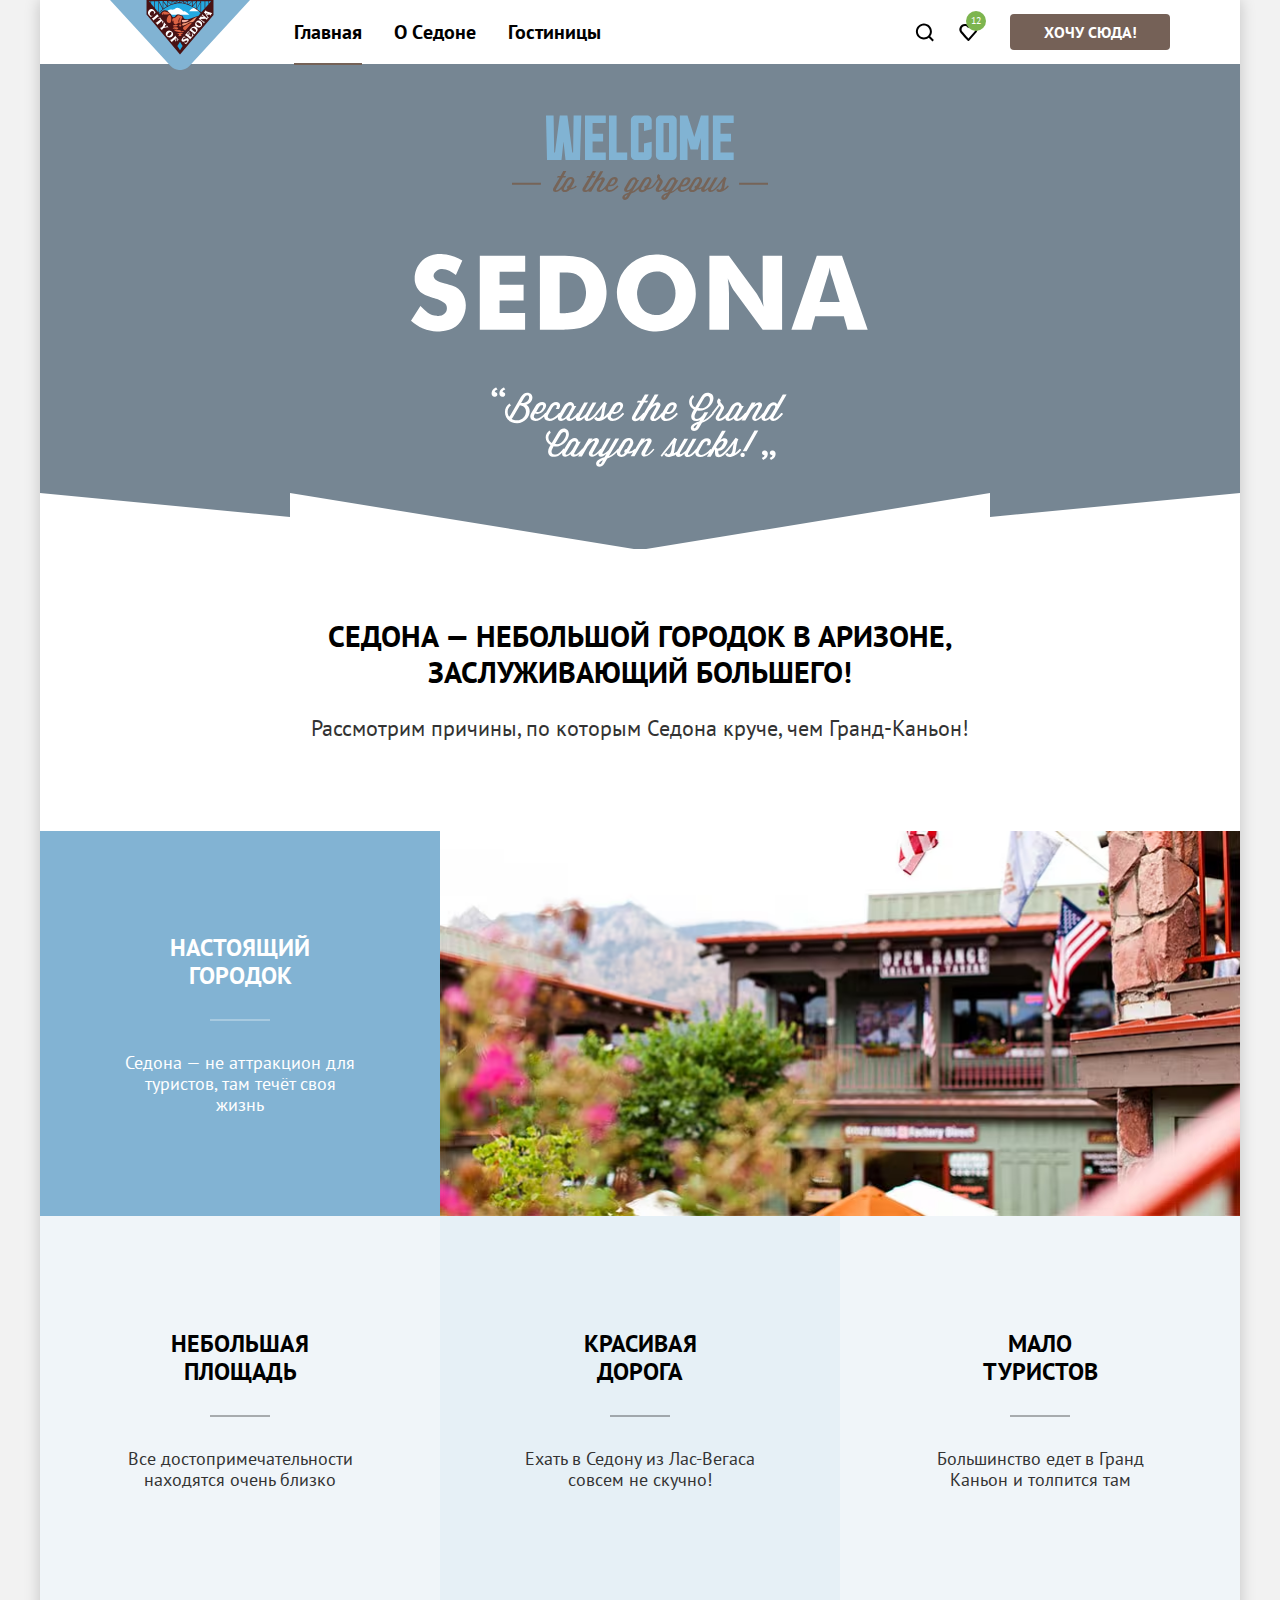
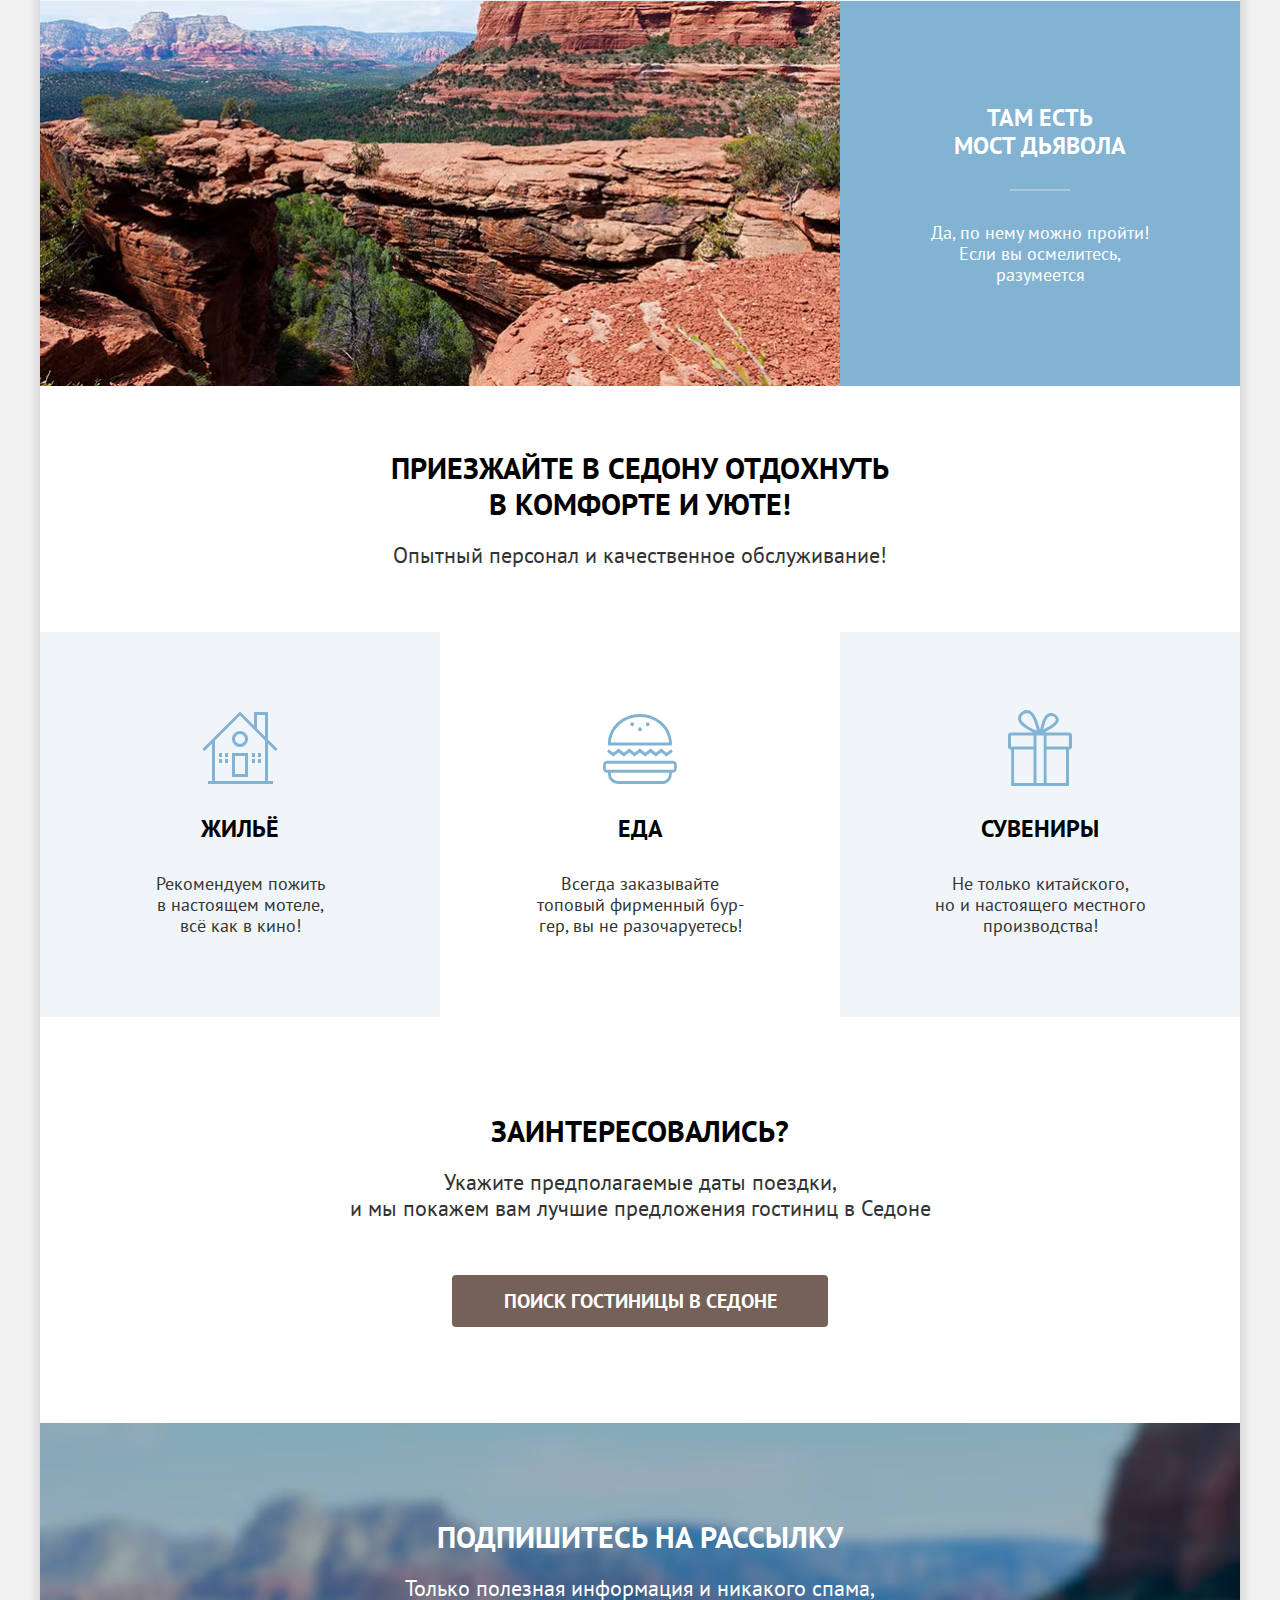
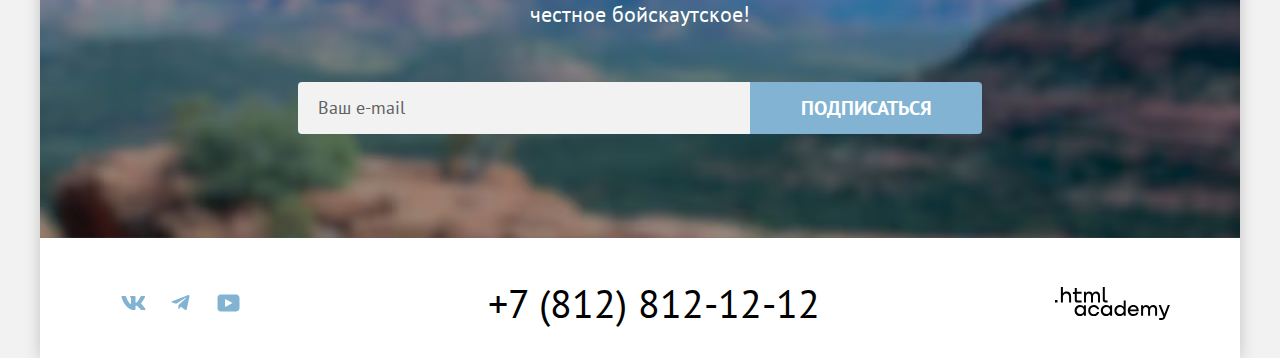
<file: index.html>
<!DOCTYPE html>
<html lang="ru">
  <head>
    <meta charset="utf-8">
    <title>Седона</title>
    <link rel="preload" href="fonts/ptsans-400.woff2" as="font" type="font/woff2" crossorigin>
    <link rel="preload" href="fonts/ptsans-700.woff2" as="font" type="font/woff2" crossorigin>
    <link rel="icon" href="favicon.ico">
    <link rel="icon" type="image/png" href="images/favicon.png">
    <link rel="stylesheet" href="styles/style.css">
  </head>

  <body class="page page--index">
    <div class="page__container">
      <header class="page__header page-header" data-test="header">
        <a class="page-header__logo logo" href="index.html" aria-current="page">
          <img class="logo__img" src="images/sedona-logo.svg" alt="Логотип сайта" width="140" height="70">
        </a>
        <nav class="page-header__navigation main-navigation">
          <ul class="main-navigation__list">
            <li class="main-navigation__item">
              <a class="main-navigation__link main-navigation__link--active" href="index.html" aria-current="page">Главная</a>
            </li>
            <li class="main-navigation__item">
              <a class="main-navigation__link" href="#">О Cедоне</a>
            </li>
            <li class="main-navigation__item">
              <a class="main-navigation__link" href="catalog.html">Гостиницы</a>
            </li>
          </ul>
        </nav>
        <a class="page-header__action header-action header-action--search" href="#">
          <span class="visually-hidden">Поиск</span>
        </a>
        <a class="page-header__action header-action header-action--favorites" href="#">
          <span class="visually-hidden">Избранное</span>
          <sup class="header-action__badge">
            <span class="visually-hidden">У вас в избранном </span>12<span class="visually-hidden"> гостиниц</span>
          </sup>
        </a>
        <a class="page-header__want-btn btn" href="#">Хочу сюда!</a>
      </header>

      <main class="page__main" data-test="main">
        <hgroup class="page__heading page-heading">
          <h1 class="visually-hidden">Седона</h1>
          <p class="page-heading__slogan">Седона — небольшой городок в Аризоне, заслуживающий большего!</p>
        </hgroup>

        <div class="page__hero hero" data-test="hero">
          <img class="hero__text" src="images/welcome.svg" lang="en" alt="Welcome to the gorgeous Sedona! 'Because the Grand Canyon sucks!'" width="458" height="352">
        </div>

        <section class="page__advantages advantages" data-test="advantages">
          <h2 class="advantages__title">Рассмотрим причины, по которым Седона круче, чем Гранд-Каньон!</h2>
          <ul class="advantages__list">
            <li class="advantages__item advantages__item--large advantage advantage--dark">
              <h3 class="advantage__title">Настоящий городок</h3>
              <p class="advantage__description">Седона — не аттракцион для туристов, там течёт своя жизнь</p>
              <picture class="advantage__img-wrapper">
                <source type="image/avif" srcset="images/city.avif 1x, images/city@2x.avif 2x">
                <source type="image/webp" srcset="images/city.webp 1x, images/city@2x.webp 2x">
                <img class="advantage__image" src="images/city.jpg" srcset="images/city@2x.jpg 2x" alt="Город Седона" width="800" height="385">
              </picture>
            </li>
            <li class="advantages__item advantage">
              <h3 class="advantage__title">Небольшая площадь</h3>
              <p class="advantage__description">Все достопримечательности находятся очень близко</p>
            </li>
            <li class="advantages__item advantage advantage--mid-light">
              <h3 class="advantage__title">Красивая<br> дорога</h3>
              <p class="advantage__description">Ехать в Седону из Лас-Вегаса совсем не скучно!</p>
            </li>
            <li class="advantages__item advantage">
              <h3 class="advantage__title">Мало<br> туристов</h3>
              <p class="advantage__description">Большинство едет в Гранд Каньон и толпится там</p>
            </li>
            <li class="advantages__item advantages__item--large advantage advantage--dark">
              <h3 class="advantage__title">Там есть мост&nbsp;дьявола</h3>
              <p class="advantage__description">Да, по нему можно пройти! Если вы осмелитесь,<br> разумеется</p>
              <picture class="advantage__img-wrapper advantage__img-wrapper--start">
                <source type="image/avif" srcset="images/devils-bridge.avif 1x, images/devils-bridge@2x.avif 2x">
                <source type="image/webp" srcset="images/devils-bridge.webp 1x, images/devils-bridge@2x.webp 2x">
                <img class="advantage__image" src="images/devils-bridge.jpg" srcset="images/devils-bridge@2x.jpg 2x" alt="Мост дьявола" width="800" height="385">
              </picture>
            </li>
          </ul>
        </section>

        <section class="page__services services" data-test="service">
          <h2 class="services__title">Приезжайте в Седону отдохнуть в&nbsp;комфорте и уюте!</h2>
          <p class="services__staff">Опытный персонал и качественное обслуживание!</p>
          <ul class="services__list">
            <li class="services__item service service--dark service--housing">
              <h3 class="service__title">Жильё</h3>
              <p class="service__description">Рекомендуем пожить<br> в&nbsp;настоящем мотеле,<br> всё как в кино!</p>
            </li>
            <li class="services__item service service--eating">
              <h3 class="service__title">Еда</h3>
              <p class="service__description">Всегда заказывайте<br> топовый фирменный бургер, вы не разочаруетесь!</p>
            </li>
            <li class="services__item service service--dark service--souvenir">
              <h3 class="service__title">Сувениры</h3>
              <p class="service__description">Не только китайского, но&nbsp;и&nbsp;настоящего местного производства!</p>
            </li>
          </ul>
        </section>

        <section class="booking" data-test="search">
          <h2 class="booking__title">Заинтересовались?</h2>
          <p class="booking__suggestion">Укажите предполагаемые даты поездки,<br> и мы покажем вам лучшие предложения гостиниц в Седоне</p>
          <button class="booking__search-button btn btn--mid" type="button">Поиск гостиницы в Cедоне</button>
        </section>

        <section class="subscription subscription--with-background" data-test="subscribe">
          <h2 class="subscription__title">Подпишитесь на рассылку</h2>
          <p class="subscription__clarification">Только полезная информация и никакого спама, честное&nbsp;бойскаутское!</p>
          <form class="subscription__form" action="https://echo.htmlacademy.ru" method="post">
            <label class="visually-hidden" for="subscription-email">Электронная почта: </label>
            <input class="subscription__email-input" type="email" name="subscription-email" id="subscription-email" placeholder="Ваш e-mail" required>
            <button class="subscription__submit btn btn--mid btn--secondary" type="submit">Подписаться</button>
          </form>
        </section>
      </main>

      <footer class="page-footer" data-test="footer">
        <section class="page-footer__socials socials">
          <h2 class="visually-hidden">Мы в социальных сетях</h2>
          <address class="socials__list-wrapper">
            <ul class="socials__list">
              <li class="socials__item">
                <a class="socials__link socials__link--vk" href="https://vk.com/htmlacademy" target="_blank">
                  <span class="visually-hidden">ВКонтакте</span>
                </a>
              </li>
              <li class="socials__item">
                <a class="socials__link socials__link--telegram" href="https://t.me/htmlacademy" target="_blank">
                  <span class="visually-hidden" lang="en">Telegram</span>
                </a>
              </li>
              <li class="socials__item">
                <a class="socials__link socials__link--youtube" href="https://www.youtube.com/user/htmlacademyru" target="_blank">
                  <span class="visually-hidden" lang="en">YouTube</span>
                </a>
              </li>
            </ul>
          </address>
        </section>

        <address class="page-footer__phone">
          <a class="page-footer__phone-number" href="tel:+78128121212">
            <span class="visually-hidden">Позвоните по номеру: </span>+7 (812) 812-12-12
          </a>
        </address>

        <p class="page-footer__made-by">
          <a class="htmlacademy-link" href="https://htmlacademy.ru/intensive/htmlcss" target="_blank">
            <span class="visually-hidden">Сделано в .html academy</span>
          </a>
        </p>
      </footer>
    </div>

    <dialog class="modal" data-test="modal">
      <button class="modal__close-btn" type="button">
        <span class="visually-hidden">Закрыть окно</span>
      </button>

      <section class="modal__content">
        <h2 class="modal__title">Поиск гостиницы в Седоне</h2>

        <form class="find-form" action="https://echo.htmlacademy.ru" method="post">
          <label class="find-form__label" for="arrival-date">Дата заезда:</label>
          <div class="commented-input commented-input--invalid">
            <input class="commented-input__input" type="text" id="arrival-date" name="arrival-date" aria-describedby="arrival-date-description" placeholder="Укажите дату" value="27 апреля 2020" required>
            <p class="commented-input__description" id="arrival-date-description">Мы не можем отправить вас в прошлое.</p>
          </div>

          <label class="find-form__label" for="departure-date">Дата выезда:</label>
          <div class="commented-input">
            <input class="commented-input__input" type="text" id="departure-date" name="departure-date" aria-describedby="departure-date-description" placeholder="Укажите дату" value="1 сентября 2023" required>
            <p class="commented-input__description" id="departure-date-description">На эти даты есть свободные номера. Пока есть.</p>
          </div>

          <label class="find-form__label" for="adult-count">Взрослые:</label>
          <div class="incremental-input">
            <button class="incremental-input__btn incremental-input__btn--dec" type="button">
              <span class="visually-hidden">Уменьшить на 1</span>
            </button>
            <input class="incremental-input__input" type="number" id="adult-count" name="adult-count" placeholder="1" min="1" required value="2">
            <button class="incremental-input__btn incremental-input__btn--inc" type="button">
              <span class="visually-hidden">Увеличить на 1</span>
            </button>
          </div>

          <div class="find-form__label-wrapper find-form__label--children">
            <label class="find-form__label" for="children-count">Дети: </label>
            <span class="info-tooltip">
              <button class="info-tooltip__toggle" type="button" aria-labelledby="children-tooltip-label"></button>
              <span class="info-tooltip__content" id="children-tooltip-label" role="tooltip">
                Укажите количество детей, которые будут с вами, возраст которых от 6 до 18 лет. Дети до 6 лет размещаются бесплатно.
              </span>
            </span>
          </div>
          <div class="incremental-input">
            <button class="incremental-input__btn incremental-input__btn--dec" type="button">
              <span class="visually-hidden">Уменьшить на 1</span>
            </button>
            <input class="incremental-input__input" type="number" id="children-count" name="children-count" placeholder="0" min="0" value="2">
            <button class="incremental-input__btn incremental-input__btn--inc" type="button">
              <span class="visually-hidden">Увеличить на 1</span>
            </button>
          </div>

          <button class="find-form__submit btn btn--secondary btn--large" type="submit">Найти</button>
        </form>
      </section>
    </dialog>
  </body>
</html>
</file>
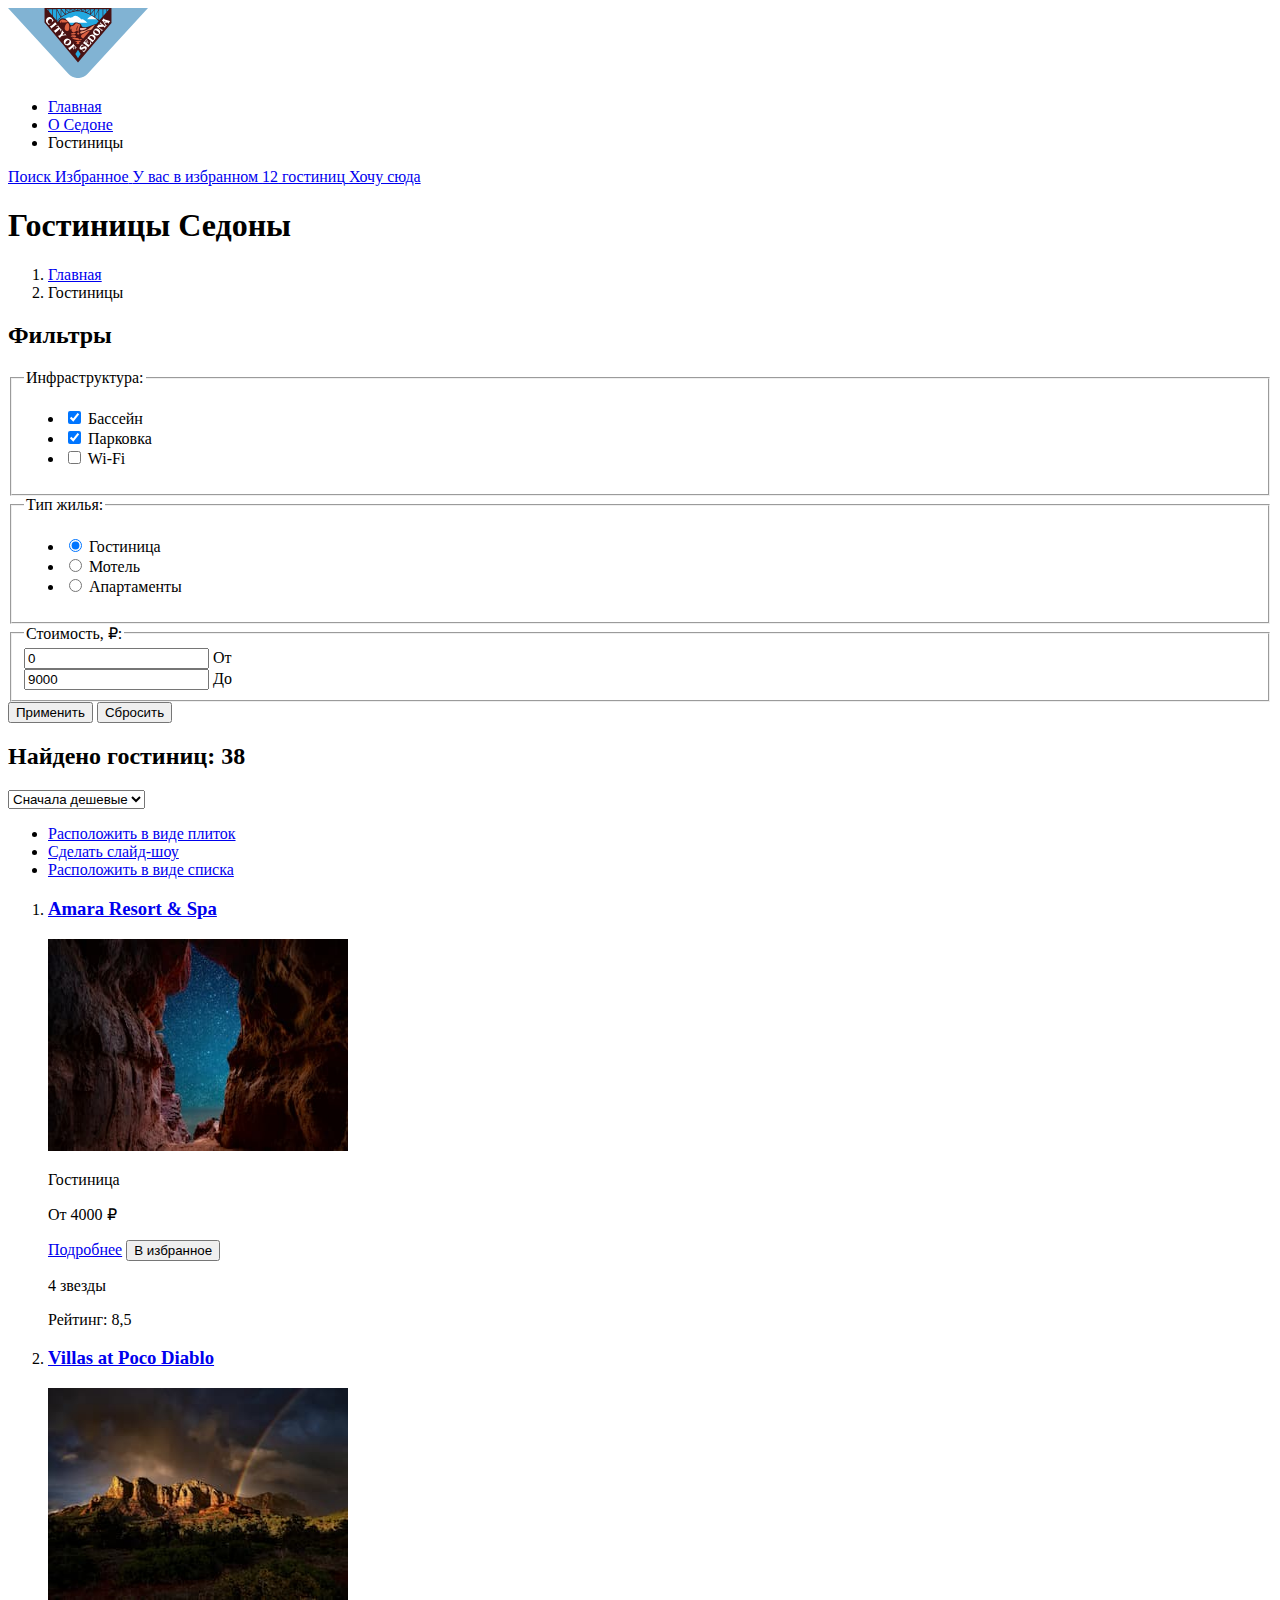
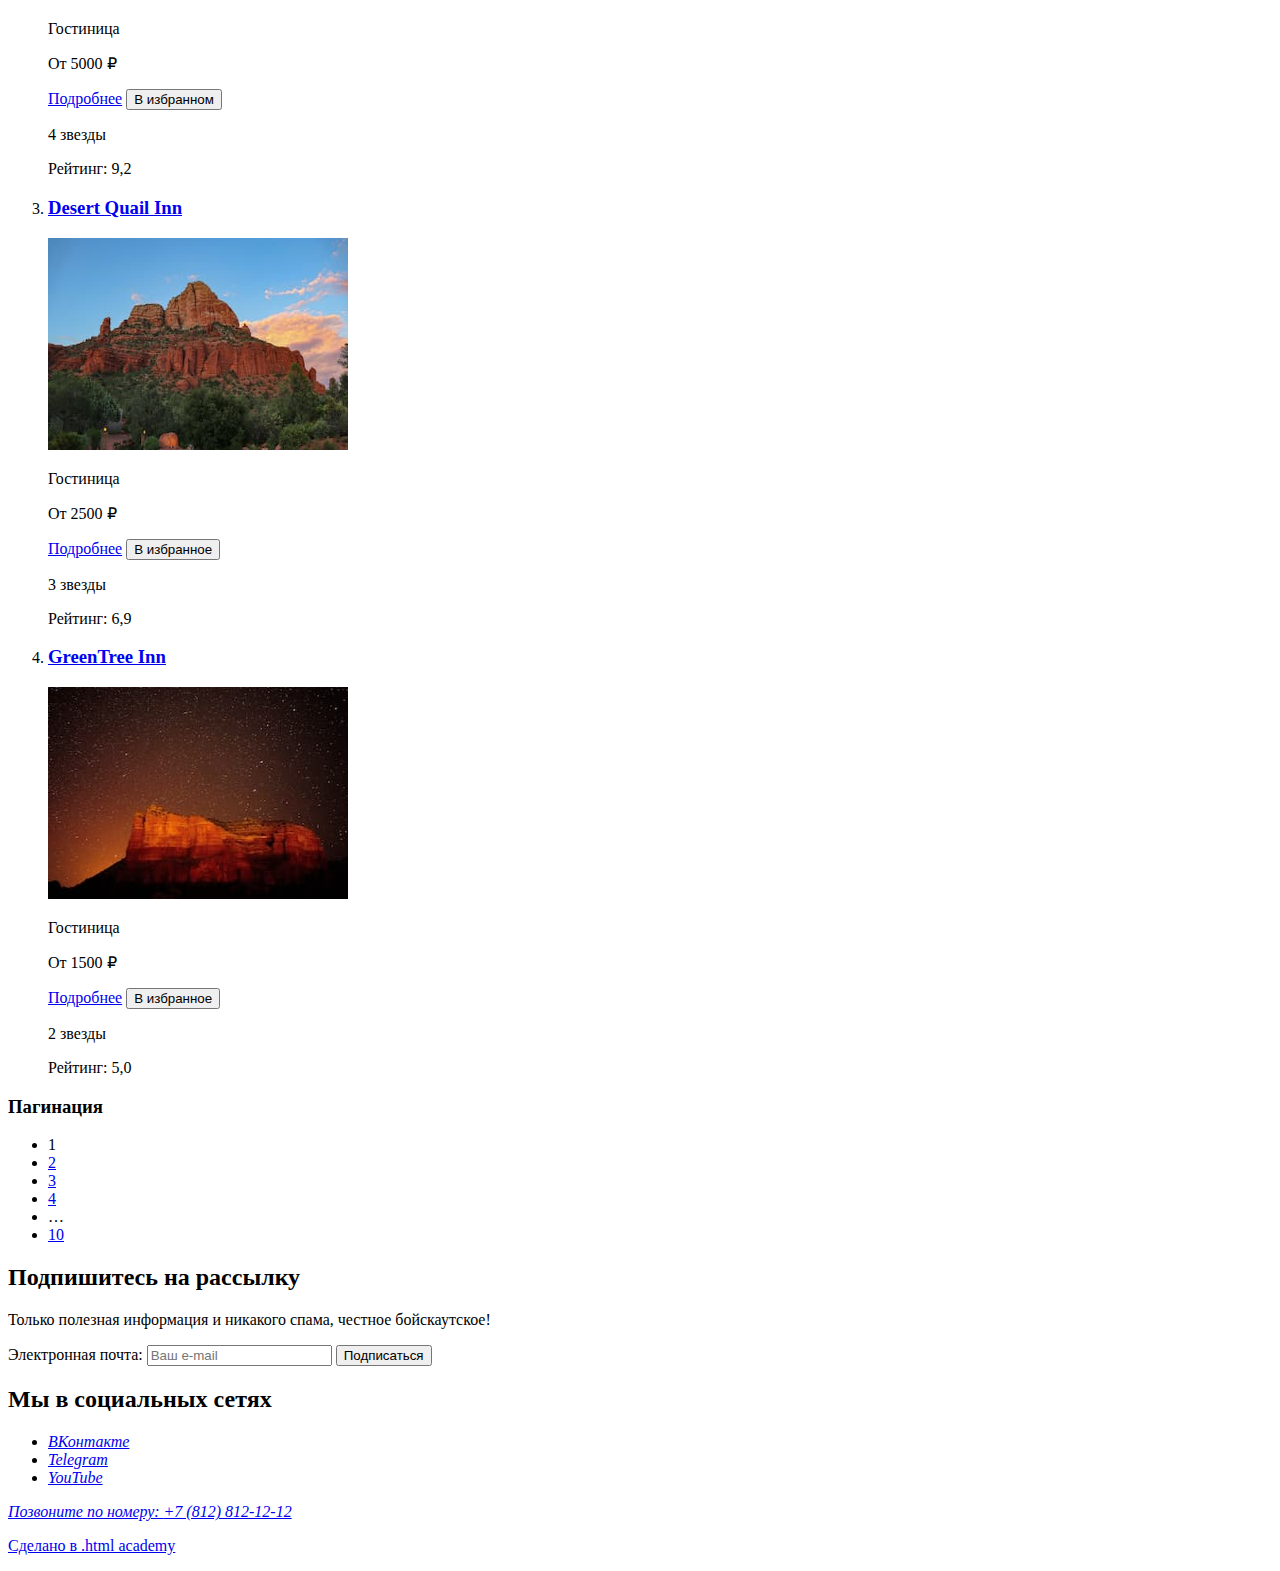
<file: catalog.html>
<!DOCTYPE html>
<html lang="ru">
  <head>
    <meta charset="utf-8">
    <title>Гостиницы Седоны</title>
  </head>

  <body>
    <header class="page-header" data-test="header">
      <a class="page-header__logo logo" href="index.html">
        <img class="logo__img" src="images/sedona-logo.svg" alt="Логотип сайта" width="140" height="70">
      </a>
      <nav class="page-header__navigation main-navigation">
        <ul class="main-navigation__list">
          <li class="main-navigation__item">
            <a class="main-navigation__link" href="index.html">Главная</a>
          </li>
          <li class="main-navigation__item">
            <a class="main-navigation__link" href="#">О Cедоне</a>
          </li>
          <li class="main-navigation__item">
            <a class="main-navigation__link main-navigation__link--active">Гостиницы</a>
          </li>
        </ul>
      </nav>
      <a class="page-header__action header-action" href="#">
        <span class="visually-hidden">Поиск</span>
      </a>
      <a class="page-header__action header-action" href="#">
        <span class="visually-hidden">Избранное</span>
        <span class="header-action__counter">
          <span class="visually-hidden">У вас в избранном </span>12<span class="visually-hidden"> гостиниц</span>
        </span>
      </a>
      <a class="btn btn--brown" href="#">Хочу сюда</a>
    </header>

    <main data-test="main">
      <header class="catalog-header">
        <h1 class="catalog-header__title">Гостиницы Седоны</h1>
        <ol class="catalog-header__breadcrumbs breadcrumbs" aria-label="Хлебные крошки">
          <li class="breadcrumbs__item">
            <a class="breadcrumbs__link" href="index.html">
              <span class="visually-hidden">Главная</span>
            </a>
          </li>
          <li class="breadcrumbs__item">
            <a class="breadcrumbs__link breadcrumbs__link--active">
              Гостиницы
            </a>
          </li>
        </ol>
      </header>

      <section class="filters" data-test="filter">
        <h2 class="visually-hidden">Фильтры</h2>
        <form class="filters__form" action="https://echo.htmlacademy.ru" method="get">
          <fieldset class="filters__infra field-group">
            <legend class="field-group__legend">Инфраструктура:</legend>
            <ul class="field-group__list">
              <li class="field-group__item">
                <div class="checkbox-field">
                  <input class="checkbox-field__input" type="checkbox" name="infra-pool" id="infra-pool" checked>
                  <label class="checkbox-field__label" for="infra-pool">Бассейн</label>
                </div>
              </li>
              <li class="field-group__item">
                <div class="checkbox-field">
                  <input class="checkbox-field__input" type="checkbox" name="infra-parking" id="infra-parking" checked>
                  <label class="checkbox-field__label" for="infra-parking">Парковка</label>
                </div>
              </li>
              <li class="field-group__item">
                <div class="checkbox-field">
                  <input class="checkbox-field__input" type="checkbox" name="infra-wifi" id="infra-wifi">
                  <label class="checkbox-field__label" for="infra-wifi">Wi-Fi</label>
                </div>
              </li>
            </ul>
          </fieldset>

          <fieldset class="filters__housing field-group">
            <legend class="field-group__legend">Тип жилья:</legend>
            <ul class="field-group__list">
              <li class="field-group__item">
                <div class="radio-field">
                  <input class="checkbox-field__input" type="radio" name="housing-type" id="housing-hotel" value="hotel" checked>
                  <label class="checkbox-field__label" for="housing-hotel">Гостиница</label>
                </div>
              </li>
              <li class="field-group__item">
                <div class="radio-field">
                  <input class="radio-field__input" type="radio" name="housing-type" id="housing-motel" value="motel">
                  <label class="radio-field__label" for="housing-motel">Мотель</label>
                </div>
              </li>
              <li class="field-group__item">
                <div class="radio-field">
                  <input class="radio-field__input" type="radio" name="housing-type" id="housing-apartments" value="apartments">
                  <label class="radio-field__label" for="housing-apartments">Апартаменты</label>
                </div>
              </li>
            </ul>
          </fieldset>

          <fieldset class="filters__price price-control">
            <legend class="price-control__legend">Стоимость, ₽:</legend>
            <div class="price-control__from price-field">
              <input class="price-field__input" type="number" name="price-from" id="price-from" min="0" value="0">
              <label class="price-field__label" for="price-from">От</label>
            </div>
            <div class="price-control__to price-field">
              <input class="price-field__input" type="number" name="price-to" id="price-to" min="0" value="9000">
              <label class="price-field__label" for="price-to">До</label>
            </div>
          </fieldset>

          <button class="filters__submit btn" type="submit">Применить</button>
          <button class="filters__reset" type="reset">Сбросить</button>
        </form>
      </section>

      <section class="offers" data-test="catalog">
        <h2 class="offers__title">Найдено гостиниц: 38</h2>

        <select class="offers__order" aria-label="Сортировка">
          <option class="offers__order-item" value="price-ascending">Сначала дешевые</option>
          <option class="offers__order-item" value="price-descending">Сначала дорогие</option>
        </select>

        <ul class="offers__view">
          <li class="offers__view-item">
            <a class="view view--active" href="catalog.html?view=tile">
              <span class="visually-hidden">Расположить в виде плиток</span>
            </a>
          </li>
          <li class="offers__view-item">
            <a class="view" href="catalog.html?view=card">
              <span class="visually-hidden">Сделать слайд-шоу</span>
            </a>
          </li>
          <li class="offers__view-item">
            <a class="view" href="catalog.html?view=list">
              <span class="visually-hidden">Расположить в виде списка</span>
            </a>
          </li>
        </ul>

        <ol class="offers__list">
          <li class="offers__item">
            <div class="offer">
              <a class="offer__title-link" href="#" tabindex="-1">
                <h3 class="offer__title">Amara Resort & Spa</h3>
              </a>
              <a class="offer__img-link" href="#" tabindex="-1">
                <img class="offer__img" src="images/hotel-1.jpg" alt="Скалы на фоне звездного неба" width="300" height="212">
              </a>
              <p class="offer__housing-type">Гостиница</p>
              <p class="offer__price">От 4000 ₽</p>
              <a class="offer__more-btn btn btn--brown" href="#">Подробнее</a>
              <button class="offer__favorite-btn btn" type="button">В избранное</button>
              <p class="offer__stars">
                <span class="visually-hidden">4 звезды</span>
                <span class="offer__star"></span>
                <span class="offer__star"></span>
                <span class="offer__star"></span>
                <span class="offer__star"></span>
              </p>
              <p class="offer__rating">Рейтинг: 8,5</p>
            </div>
          </li>
          <li class="offers__item">
            <div class="offer">
              <a class="offer__title-link" href="#" tabindex="-1">
                <h3 class="offer__title">Villas at Poco Diablo</h3>
              </a>
              <a class="offer__img-link" href="#" tabindex="-1">
                <img class="offer__img" src="images/hotel-2.jpg" alt="Горы в пасмурную погоду с радугой на небе" width="300" height="212">
              </a>
              <p class="offer__housing-type">Гостиница</p>
              <p class="offer__price">От 5000 ₽</p>
              <a class="offer__more-btn btn btn--brown" href="#">Подробнее</a>
              <button class="offer__favorite-btn btn btn--selected" type="button">В избранном</button>
              <p class="offer__stars">
                <span class="visually-hidden">4 звезды</span>
                <span class="offer__star"></span>
                <span class="offer__star"></span>
                <span class="offer__star"></span>
                <span class="offer__star"></span>
              </p>
              <p class="offer__rating">Рейтинг: 9,2</p>
            </div>
          </li>
          <li class="offers__item">
            <div class="offer">
              <a class="offer__title-link" href="#" tabindex="-1">
                <h3 class="offer__title">Desert Quail Inn</h3>
              </a>
              <a class="offer__img-link" href="#" tabindex="-1">
                <img class="offer__img" src="images/hotel-3.jpg" alt="Гора из красного камня в облачную погоду" width="300" height="212">
              </a>
              <p class="offer__housing-type">Гостиница</p>
              <p class="offer__price">От 2500 ₽</p>
              <a class="offer__more-btn btn btn--brown" href="#">Подробнее</a>
              <button class="offer__favorite-btn btn" type="button">В избранное</button>
              <p class="offer__stars">
                <span class="visually-hidden">3 звезды</span>
                <span class="offer__star"></span>
                <span class="offer__star"></span>
                <span class="offer__star"></span>
              </p>
              <p class="offer__rating">Рейтинг: 6,9</p>
            </div>
          </li>
          <li class="offers__item">
            <div class="offer">
              <a class="offer__title-link" href="#" tabindex="-1">
                <h3 class="offer__title">GreenTree Inn</h3>
              </a>
              <a class="offer__img-link" href="#" tabindex="-1">
                <img class="offer__img" src="images/hotel-4.jpg" alt="Гора ночью на фоне звездного неба" width="300" height="212">
              </a>
              <p class="offer__housing-type">Гостиница</p>
              <p class="offer__price">От 1500 ₽</p>
              <a class="offer__more-btn btn btn--brown" href="#">Подробнее</a>
              <button class="offer__favorite-btn btn" type="button">В избранное</button>
              <p class="offer__stars">
                <span class="visually-hidden">2 звезды</span>
                <span class="offer__star"></span>
                <span class="offer__star"></span>
              </p>
              <p class="offer__rating">Рейтинг: 5,0</p>
            </div>
          </li>
        </ol>

        <nav class="offers__pagination pagination">
          <h3 class="visually-hidden">Пагинация</h3>
          <ul class="pagination__list">
            <li class="pagination__item">
              <a class="pagination__link pagination__link--active">1</a>
            </li>
            <li class="pagination__item">
              <a class="pagination__link" href="#">2</a>
            </li>
            <li class="pagination__item">
              <a class="pagination__link" href="#">3</a>
            </li>
            <li class="pagination__item">
              <a class="pagination__link" href="#">4</a>
            </li>
            <li class="pagination__item">
              <a class="pagination__link pagination__link--elipsis">&#8230;</a>
            </li>
            <li class="pagination__item">
              <a class="pagination__link" href="#">10</a>
            </li>
          </ul>
        </nav>
      </section>

      <section class="subscription" data-test="subscribe">
        <h2 class="subscription__title">Подпишитесь на рассылку</h2>
        <p class="subscription__clarification">Только полезная информация и никакого спама, честное бойскаутское!</p>
        <form class="subscription__form" action="https://echo.htmlacademy.ru" method="post">
          <label class="visually-hidden" for="subscription-email">Электронная почта: </label>
          <input class="subscription__email-input" type="email" name="subscription-email" id="subscription-email" placeholder="Ваш e-mail" required>
          <button class="subscription__submit btn btn--mid" type="submit">Подписаться</button>
        </form>
      </section>
    </main>

    <footer class="page-footer" data-test="footer">
      <section class="page-footer__socials socials">
        <h2 class="visually-hidden">Мы в социальных сетях</h2>
        <address class="socials__list-wrapper">
          <ul class="socials__list">
            <li class="socials__item">
              <a class="socials__link" href="https://vk.com/htmlacademy" target="_blank">
                <span class="visually-hidden">ВКонтакте</span>
              </a>
            </li>
            <li class="socials__item">
              <a class="socials__link" href="https://t.me/htmlacademy" target="_blank">
                <span class="visually-hidden" lang="en">Telegram</span>
              </a>
            </li>
            <li class="socials__item">
              <a class="socials__link" href="https://www.youtube.com/user/htmlacademyru" target="_blank">
                <span class="visually-hidden" lang="en">YouTube</span>
              </a>
            </li>
          </ul>
        </address>
      </section>

      <address class="page-footer__phone">
        <a class="page-footer__phone-number" href="tel:+78128121212">
          <span class="visually-hidden">Позвоните по номеру: </span>+7 (812) 812-12-12
        </a>
      </address>

      <p class="page-footer__made-by">
        <a class="htmlacademy-link" href="https://htmlacademy.ru/intensive/htmlcss" target="_blank">
          <span class="visually-hidden">Сделано в .html academy</span>
        </a>
      </p>
    </footer>
  </body>
</html>
</file>
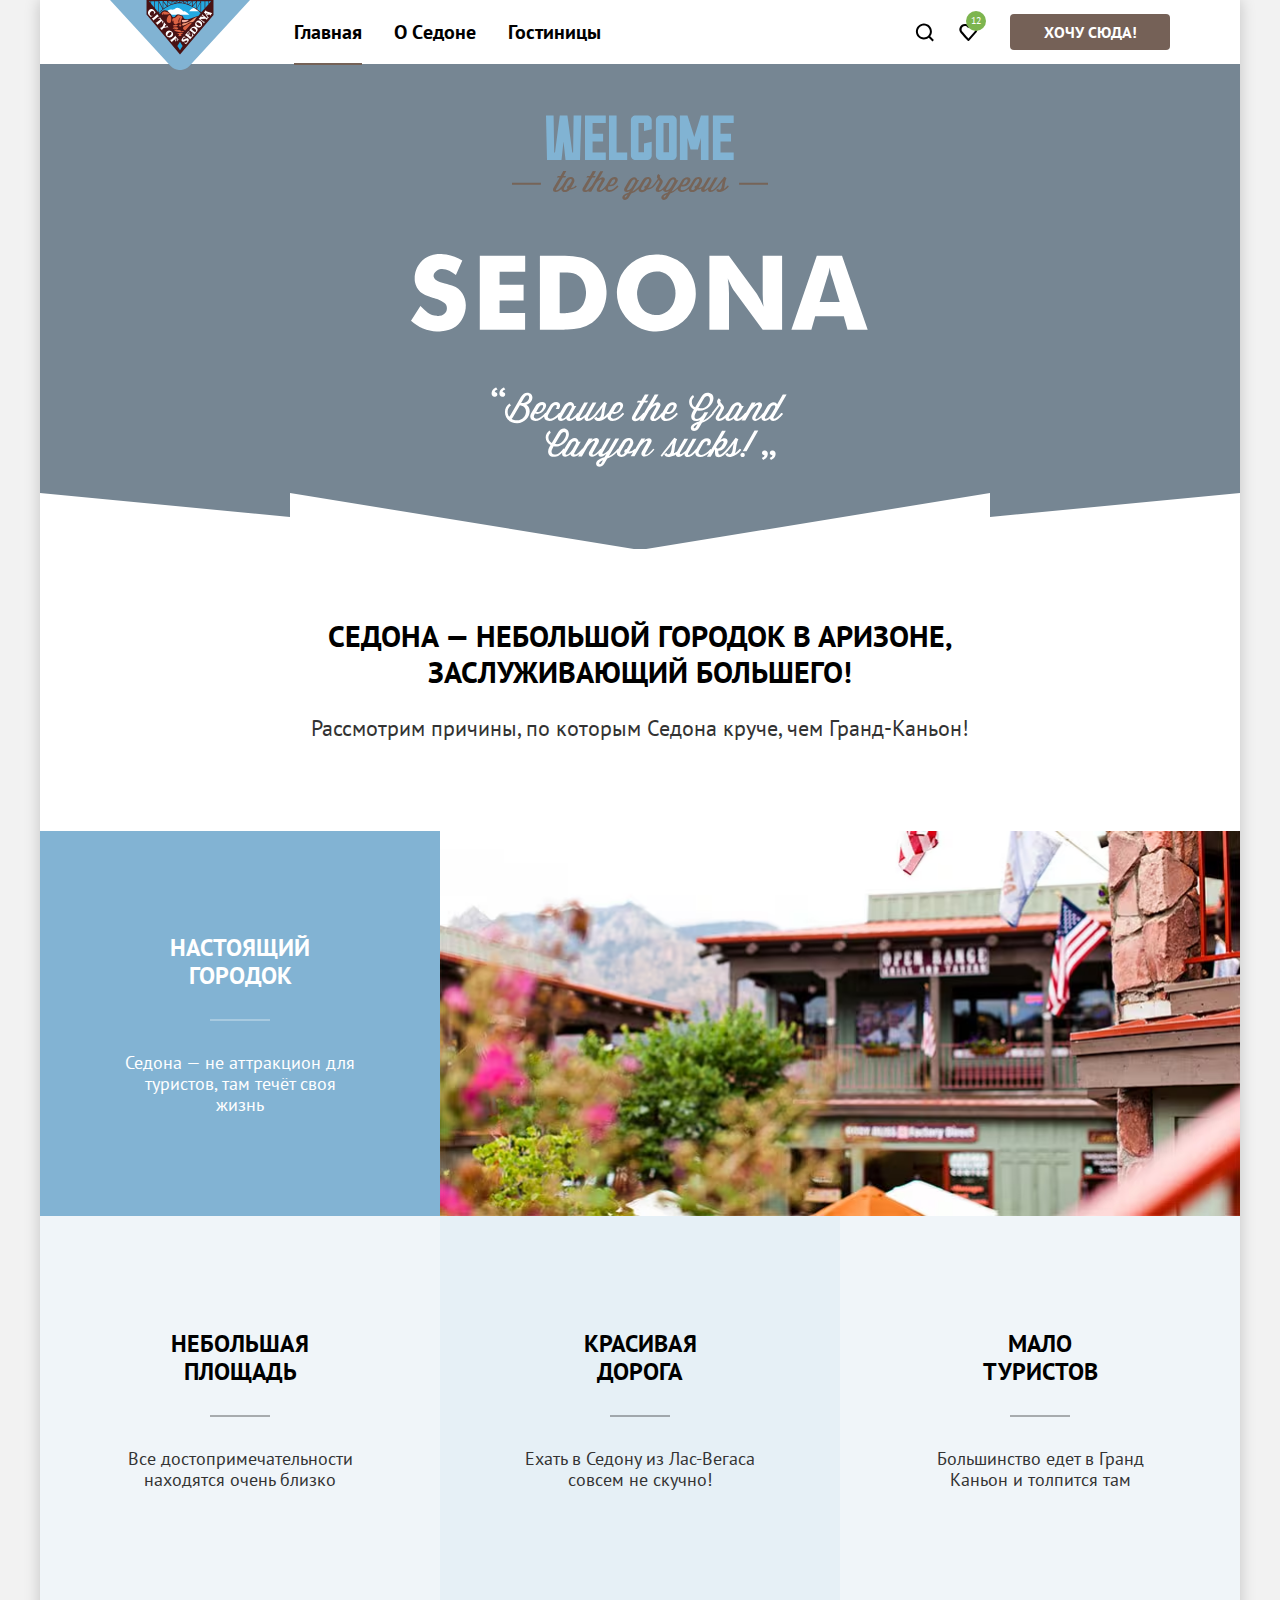
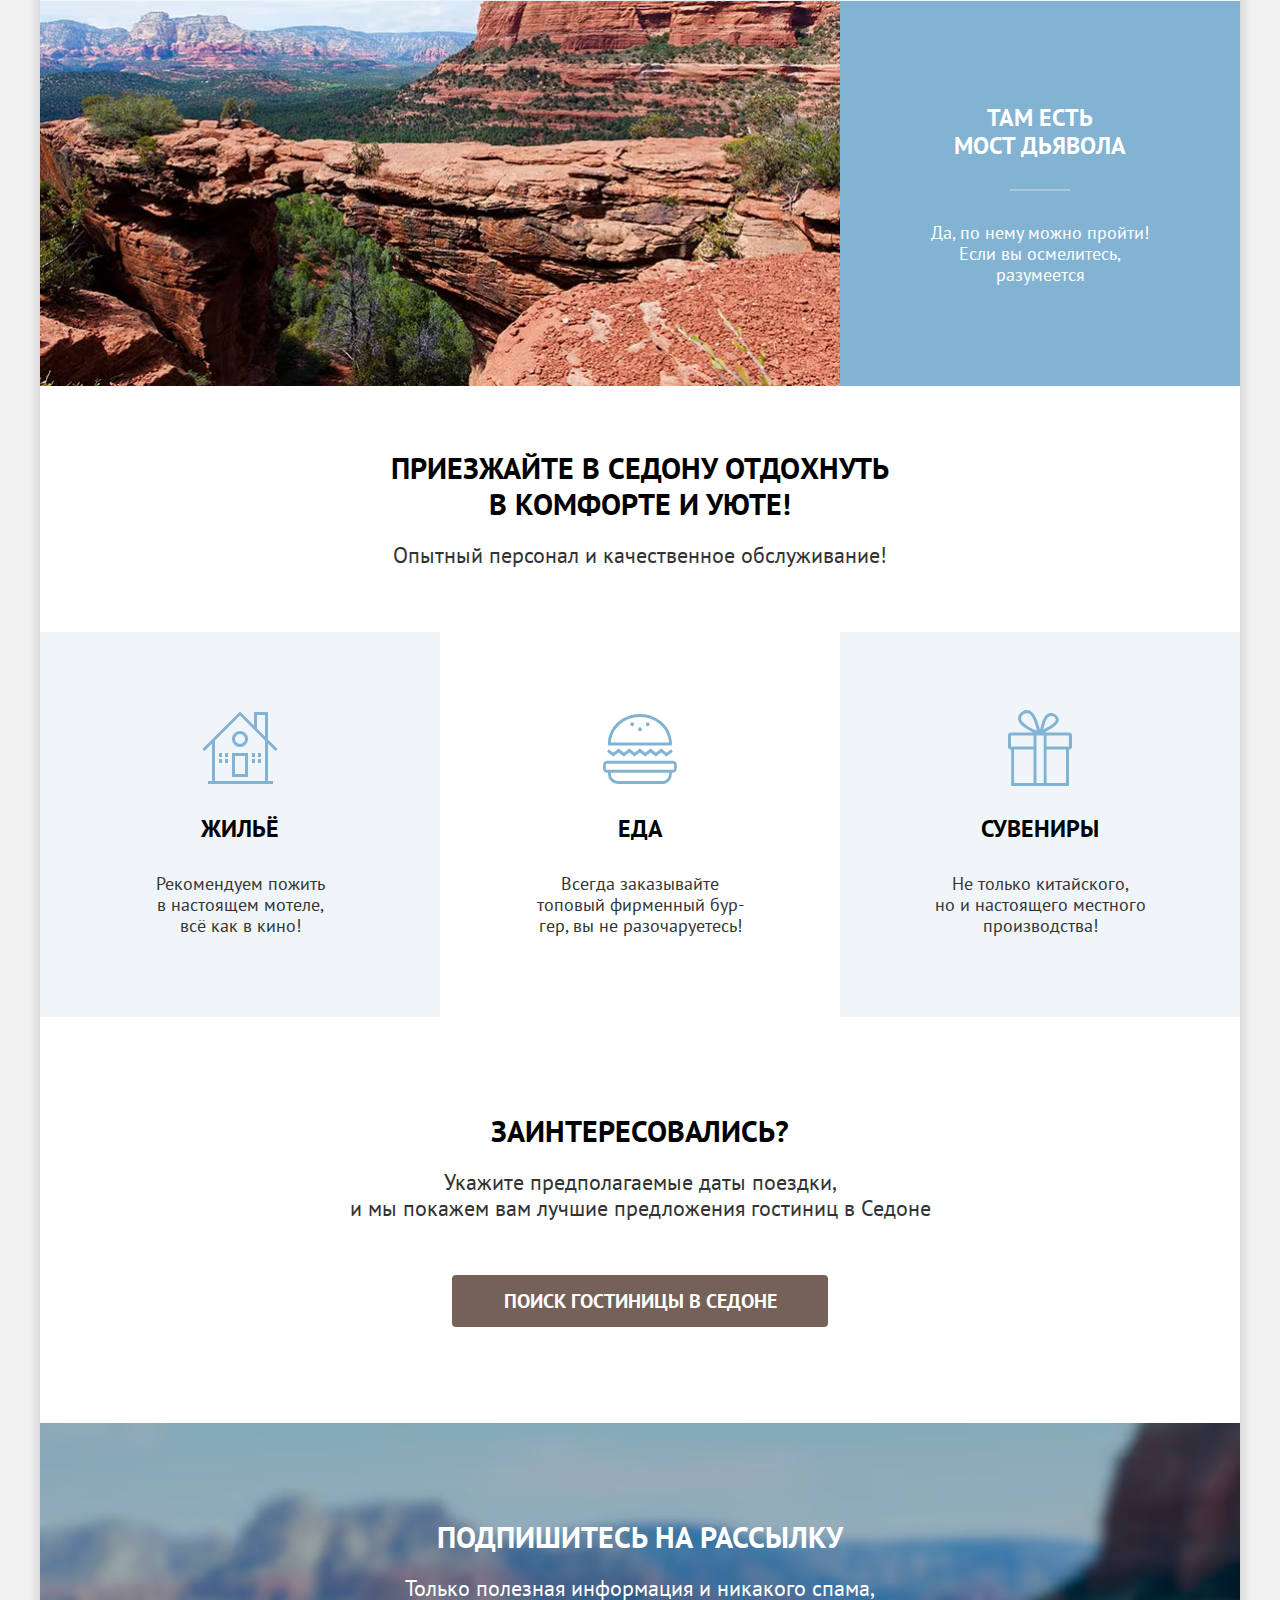
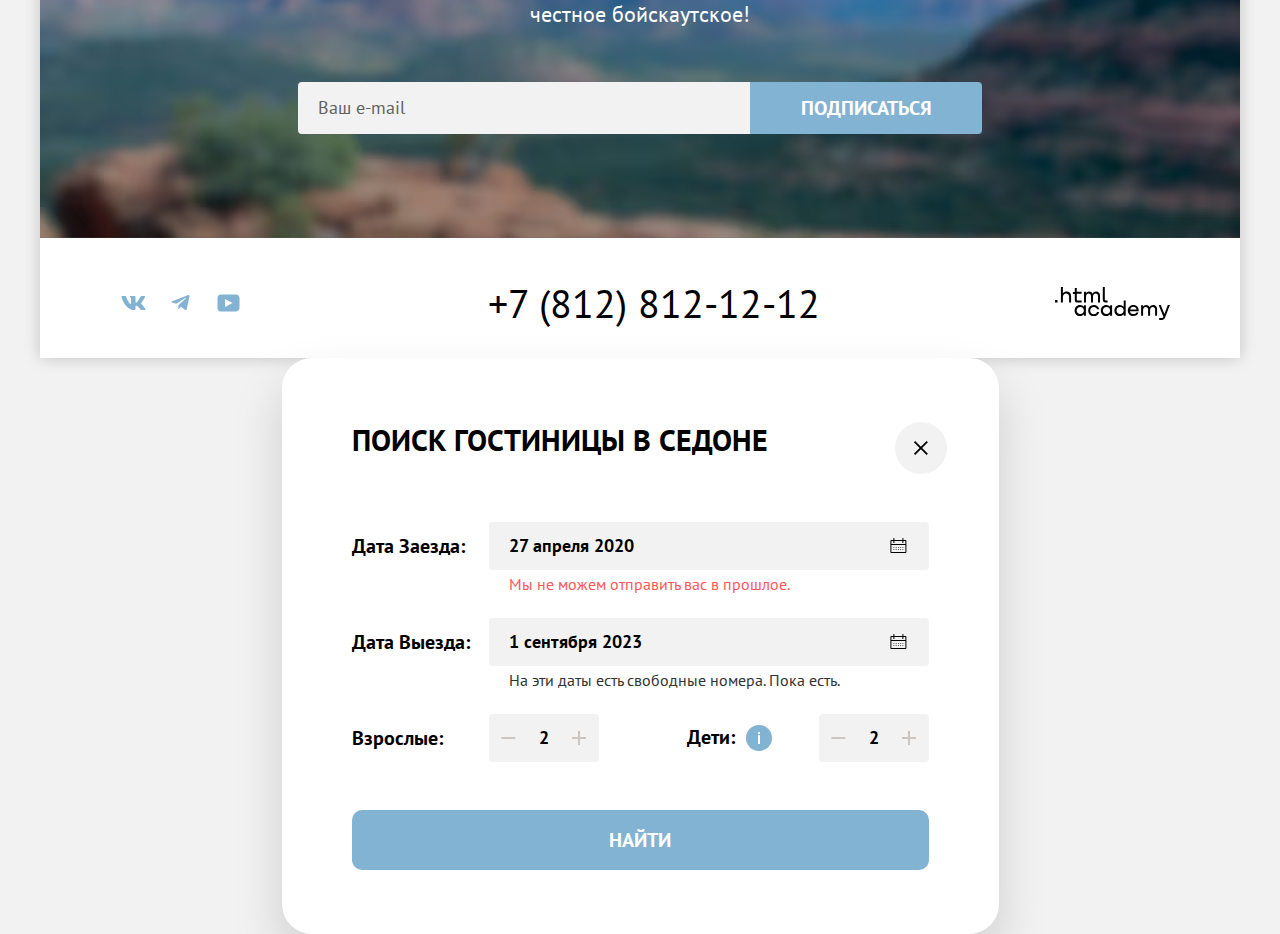
<file: modal.html>
<!DOCTYPE html>
<html lang="ru">
  <head>
    <meta charset="utf-8">
    <title>Седона</title>
    <link rel="preload" href="fonts/ptsans-400.woff2" as="font" type="font/woff2" crossorigin>
    <link rel="preload" href="fonts/ptsans-700.woff2" as="font" type="font/woff2" crossorigin>
    <link rel="icon" href="favicon.ico">
    <link rel="icon" type="image/png" href="images/favicon.png">
    <link rel="stylesheet" href="styles/style.css">
  </head>

  <body class="page page--index">
    <div class="page__container">
      <header class="page__header page-header" data-test="header">
        <a class="page-header__logo logo" href="index.html" aria-current="page">
          <img class="logo__img" src="images/sedona-logo.svg" alt="Логотип сайта" width="140" height="70">
        </a>
        <nav class="page-header__navigation main-navigation">
          <ul class="main-navigation__list">
            <li class="main-navigation__item">
              <a class="main-navigation__link main-navigation__link--active" href="index.html" aria-current="page">Главная</a>
            </li>
            <li class="main-navigation__item">
              <a class="main-navigation__link" href="#">О Cедоне</a>
            </li>
            <li class="main-navigation__item">
              <a class="main-navigation__link" href="catalog.html">Гостиницы</a>
            </li>
          </ul>
        </nav>
        <a class="page-header__action header-action header-action--search" href="#">
          <span class="visually-hidden">Поиск</span>
        </a>
        <a class="page-header__action header-action header-action--favorites" href="#">
          <span class="visually-hidden">Избранное</span>
          <sup class="header-action__badge">
            <span class="visually-hidden">У вас в избранном </span>12<span class="visually-hidden"> гостиниц</span>
          </sup>
        </a>
        <a class="page-header__want-btn btn" href="#">Хочу сюда!</a>
      </header>

      <main class="page__main" data-test="main">
        <hgroup class="page__heading page-heading">
          <h1 class="visually-hidden">Седона</h1>
          <p class="page-heading__slogan">Седона — небольшой городок в Аризоне, заслуживающий большего!</p>
        </hgroup>

        <div class="page__hero hero" data-test="hero">
          <img class="hero__text" src="images/welcome.svg" lang="en" alt="Welcome to the gorgeous Sedona! 'Because the Grand Canyon sucks!'" width="458" height="352">
        </div>

        <section class="page__advantages advantages" data-test="advantages">
          <h2 class="advantages__title">Рассмотрим причины, по которым Седона круче, чем Гранд-Каньон!</h2>
          <ul class="advantages__list">
            <li class="advantages__item advantages__item--large advantage advantage--dark">
              <h3 class="advantage__title">Настоящий городок</h3>
              <p class="advantage__description">Седона — не аттракцион для туристов, там течёт своя жизнь</p>
              <picture class="advantage__img-wrapper">
                <source type="image/avif" srcset="images/city.avif 1x, images/city@2x.avif 2x">
                <source type="image/webp" srcset="images/city.webp 1x, images/city@2x.webp 2x">
                <img class="advantage__image" src="images/city.jpg" srcset="images/city@2x.jpg 2x" alt="Город Седона" width="800" height="385">
              </picture>
            </li>
            <li class="advantages__item advantage">
              <h3 class="advantage__title">Небольшая площадь</h3>
              <p class="advantage__description">Все достопримечательности находятся очень близко</p>
            </li>
            <li class="advantages__item advantage advantage--mid-light">
              <h3 class="advantage__title">Красивая<br> дорога</h3>
              <p class="advantage__description">Ехать в Седону из Лас-Вегаса совсем не скучно!</p>
            </li>
            <li class="advantages__item advantage">
              <h3 class="advantage__title">Мало<br> туристов</h3>
              <p class="advantage__description">Большинство едет в Гранд Каньон и толпится там</p>
            </li>
            <li class="advantages__item advantages__item--large advantage advantage--dark">
              <h3 class="advantage__title">Там есть мост&nbsp;дьявола</h3>
              <p class="advantage__description">Да, по нему можно пройти! Если вы осмелитесь,<br> разумеется</p>
              <picture class="advantage__img-wrapper advantage__img-wrapper--start">
                <source type="image/avif" srcset="images/devils-bridge.avif 1x, images/devils-bridge@2x.avif 2x">
                <source type="image/webp" srcset="images/devils-bridge.webp 1x, images/devils-bridge@2x.webp 2x">
                <img class="advantage__image" src="images/devils-bridge.jpg" srcset="images/devils-bridge@2x.jpg 2x" alt="Мост дьявола" width="800" height="385">
              </picture>
            </li>
          </ul>
        </section>

        <section class="page__services services" data-test="service">
          <h2 class="services__title">Приезжайте в Седону отдохнуть в&nbsp;комфорте и уюте!</h2>
          <p class="services__staff">Опытный персонал и качественное обслуживание!</p>
          <ul class="services__list">
            <li class="services__item service service--dark service--housing">
              <h3 class="service__title">Жильё</h3>
              <p class="service__description">Рекомендуем пожить<br> в&nbsp;настоящем мотеле,<br> всё как в кино!</p>
            </li>
            <li class="services__item service service--eating">
              <h3 class="service__title">Еда</h3>
              <p class="service__description">Всегда заказывайте<br> топовый фирменный бургер, вы не разочаруетесь!</p>
            </li>
            <li class="services__item service service--dark service--souvenir">
              <h3 class="service__title">Сувениры</h3>
              <p class="service__description">Не только китайского, но&nbsp;и&nbsp;настоящего местного производства!</p>
            </li>
          </ul>
        </section>

        <section class="booking" data-test="search">
          <h2 class="booking__title">Заинтересовались?</h2>
          <p class="booking__suggestion">Укажите предполагаемые даты поездки,<br> и мы покажем вам лучшие предложения гостиниц в Седоне</p>
          <button class="booking__search-button btn btn--mid" type="button">Поиск гостиницы в Cедоне</button>
        </section>

        <section class="subscription subscription--with-background" data-test="subscribe">
          <h2 class="subscription__title">Подпишитесь на рассылку</h2>
          <p class="subscription__clarification">Только полезная информация и никакого спама, честное&nbsp;бойскаутское!</p>
          <form class="subscription__form" action="https://echo.htmlacademy.ru" method="post">
            <label class="visually-hidden" for="subscription-email">Электронная почта: </label>
            <input class="subscription__email-input" type="email" name="subscription-email" id="subscription-email" placeholder="Ваш e-mail" required>
            <button class="subscription__submit btn btn--mid btn--secondary" type="submit">Подписаться</button>
          </form>
        </section>
      </main>

      <footer class="page-footer" data-test="footer">
        <section class="page-footer__socials socials">
          <h2 class="visually-hidden">Мы в социальных сетях</h2>
          <address class="socials__list-wrapper">
            <ul class="socials__list">
              <li class="socials__item">
                <a class="socials__link socials__link--vk" href="https://vk.com/htmlacademy" target="_blank">
                  <span class="visually-hidden">ВКонтакте</span>
                </a>
              </li>
              <li class="socials__item">
                <a class="socials__link socials__link--telegram" href="https://t.me/htmlacademy" target="_blank">
                  <span class="visually-hidden" lang="en">Telegram</span>
                </a>
              </li>
              <li class="socials__item">
                <a class="socials__link socials__link--youtube" href="https://www.youtube.com/user/htmlacademyru" target="_blank">
                  <span class="visually-hidden" lang="en">YouTube</span>
                </a>
              </li>
            </ul>
          </address>
        </section>

        <address class="page-footer__phone">
          <a class="page-footer__phone-number" href="tel:+78128121212">
            <span class="visually-hidden">Позвоните по номеру: </span>+7 (812) 812-12-12
          </a>
        </address>

        <p class="page-footer__made-by">
          <a class="htmlacademy-link" href="https://htmlacademy.ru/intensive/htmlcss" target="_blank">
            <span class="visually-hidden">Сделано в .html academy</span>
          </a>
        </p>
      </footer>
    </div>

    <dialog class="modal" data-test="modal" open>
      <button class="modal__close-btn" type="button">
        <span class="visually-hidden">Закрыть окно</span>
      </button>

      <section class="modal__content">
        <h2 class="modal__title">Поиск гостиницы в Седоне</h2>

        <form class="find-form" action="https://echo.htmlacademy.ru" method="post">
          <label class="find-form__label" for="arrival-date">Дата заезда:</label>
          <div class="commented-input commented-input--invalid">
            <input class="commented-input__input" type="text" id="arrival-date" name="arrival-date" aria-describedby="arrival-date-description" placeholder="Укажите дату" value="27 апреля 2020" required>
            <p class="commented-input__description" id="arrival-date-description">Мы не можем отправить вас в прошлое.</p>
          </div>

          <label class="find-form__label" for="departure-date">Дата выезда:</label>
          <div class="commented-input">
            <input class="commented-input__input" type="text" id="departure-date" name="departure-date" aria-describedby="departure-date-description" placeholder="Укажите дату" value="1 сентября 2023" required>
            <p class="commented-input__description" id="departure-date-description">На эти даты есть свободные номера. Пока есть.</p>
          </div>

          <label class="find-form__label" for="adult-count">Взрослые:</label>
          <div class="incremental-input">
            <button class="incremental-input__btn incremental-input__btn--dec" type="button">
              <span class="visually-hidden">Уменьшить на 1</span>
            </button>
            <input class="incremental-input__input" type="number" id="adult-count" name="adult-count" placeholder="1" min="1" required value="2">
            <button class="incremental-input__btn incremental-input__btn--inc" type="button">
              <span class="visually-hidden">Увеличить на 1</span>
            </button>
          </div>

          <div class="find-form__label-wrapper find-form__label--children">
            <label class="find-form__label" for="children-count">Дети: </label>
            <span class="info-tooltip">
              <button class="info-tooltip__toggle" type="button" aria-labelledby="children-tooltip-label"></button>
              <span class="info-tooltip__content" id="children-tooltip-label" role="tooltip">
                Укажите количество детей, которые будут с вами, возраст которых от 6 до 18 лет. Дети до 6 лет размещаются бесплатно.
              </span>
            </span>
          </div>
          <div class="incremental-input">
            <button class="incremental-input__btn incremental-input__btn--dec" type="button">
              <span class="visually-hidden">Уменьшить на 1</span>
            </button>
            <input class="incremental-input__input" type="number" id="children-count" name="children-count" placeholder="0" min="0" value="2">
            <button class="incremental-input__btn incremental-input__btn--inc" type="button">
              <span class="visually-hidden">Увеличить на 1</span>
            </button>
          </div>

          <button class="find-form__submit btn btn--secondary btn--large" type="submit">Найти</button>
        </form>
      </section>
    </dialog>
  </body>
</html>
</file>
<file: styles/style.css>
@font-face {
  font-family: "PT Sans";
  font-style: normal;
  font-weight: 400;
  src: url("../fonts/ptsans-400.woff2") format("woff2");
  font-display: swap;
}

@font-face {
  font-family: "PT Sans";
  font-style: normal;
  font-weight: 700;
  src: url("../fonts/ptsans-700.woff2") format("woff2");
  font-display: swap;
}

*,
*::before,
*::after {
  box-sizing: border-box;
}

html,
body {
  block-size: 100%;
}

body {
  padding: 0;
  margin: 0;

  font-family: "PT Sans", sans-serif;
  color: #333333;
  font-size: 22px;
  line-height: 26px;

  background-color: #f2f2f2;
}

/* page */

.page__container {
  display: flex;
  flex-direction: column;
  inline-size: 1200px;
  min-block-size: 100%;
  margin-inline: auto;

  background-color: #ffffff;
  box-shadow: 0 0 15px 0 rgba(0, 0, 0, 0.2);
}

.page__main {
  flex-grow: 1;
}

.page--index .page__advantages {
  margin-block-end: 64px;
}

.page--index .page__heading {
  margin-block-end: 25px;
}

.page--index .page__main {
  display: flex;
  flex-direction: column;
}

.page--index .page__hero {
  order: -1;
  margin-block-end: 69px;
}

/* page-header */

.page-header {
  display: flex;
  flex-wrap: wrap;
  padding-inline: 70px;
  background-color: #ffffff;
}

.page-header__logo {
  margin-inline-end: 28px;
}

.page-header__want-btn {
  align-self: center;
  max-inline-size: 160px;
}

/* logo */

.logo {
  display: block;
  position: relative;
  inline-size: 140px;
}

.logo__img {
  position: absolute;
}

.logo:hover {
  filter: opacity(0.8);
}

.logo:active {
  filter: opacity(0.6);
}

/* main-navigation */

.main-navigation {
  max-inline-size: 450px;
  margin-inline-end: auto;
  font-family: "PT Sans", sans-serif;
  font-size: 20px;
  line-height: 24px;
  font-weight: 700;
}

.main-navigation__list {
  display: flex;
  flex-wrap: wrap;
  align-items: center;
  padding: 0;
  margin: 0;
  list-style-type: none;
}

.main-navigation__link {
  --padding-inline: 16px;

  position: relative;

  display: block;
  padding-inline: var(--padding-inline);
  padding-block: 20px;

  text-decoration: none;
  color: #000000;
}

.main-navigation__link:is(:hover, :focus) {
  color: #756157;
}

@supports selector(:focus-visible) {
  .main-navigation__link:focus {
    color: #000000;
  }

  .main-navigation__link:is(:hover, :focus-visible) {
    color: #756157;
  }
}

.main-navigation__link:active {
  color: #d6d0cd;
}

.main-navigation__link--active::after {
  content: "";
  position: absolute;
  inset-inline: var(--padding-inline);
  inset-block-end: -1px;

  display: block;
  block-size: 2px;
  background-color: #756257;
}

/* header-action */

.header-action {
  position: relative;

  padding-inline: 12px;
  padding-block: 22px;
  min-inline-size: 44px;
  min-block-size: 44px;

  font-family: "PT Sans", sans-serif;
  font-size: 20px;
  line-height: 24px;
  font-weight: 700;
  color: #000000;
  text-decoration: none;

}

.header-action::before {
  position: absolute;
  inset: 0;

  background-color: #000000;
  -webkit-mask-repeat: no-repeat;
          mask-repeat: no-repeat;
  -webkit-mask-position: center;
          mask-position: center;
}

.header-action:is(:hover, :focus)::before {
  background-color: #756157;
}

@supports selector(:focus-visible) {
  .header-action:focus::before {
    background-color: #000000;
  }

  .header-action:is(:hover, :focus-visible)::before {
    background-color: #756157;
  }
}

.header-action:active::before {
  background-color: #d6d0cd;
}

.header-action--search::before,
.header-action--favorites::before {
  content: "";
  display: block;
}

.header-action--search::before {
  -webkit-mask-image: url("../images/icons/search.svg");
          mask-image: url("../images/icons/search.svg");
}

.header-action--favorites {
  margin-inline-end: 20px;
}

.header-action--favorites::before {
  -webkit-mask-image: url("../images/icons/heart.svg");
          mask-image: url("../images/icons/heart.svg");
}

.header-action__badge {
  position: absolute;
  inset-block-start: calc(50% - 21px);
  inset-inline-start: calc(50% - 2px);

  padding-block: 5px;
  min-inline-size: 20px;
  min-block-size: 20px;

  font-size: 10px;
  line-height: 10px;
  font-weight: 400;
  color: #ffffff;
  background-color: #7db54f;
  text-decoration: none;
  text-align: center;

  border-radius: 50%;
}

/* page-heading */

.page-heading {
  padding-inline: 250px;

  font-family: "PT Sans", sans-serif;
  font-size: 30px;
  line-height: 36px;
  text-align: center;
  text-transform: uppercase;
  font-weight: 700;
  color: #000000;
}

.page-heading__slogan {
  margin: 0;
}

/* hero */

.hero {
  padding-block-start: 51px;

  background-color: #768693;
  background-image: url("../images/hero-background.jpg");
  background-image: image-set(
    url("../images/hero-background@2x.avif") type("image/avif") 2x,
    url("../images/hero-background.avif") type("image/avif") 1x,
    url("../images/hero-background@2x.webp") type("image/webp") 2x,
    url("../images/hero-background.webp") type("image/webp") 1x,
    url("../images/hero-background@2x.jpg") 2x,
    url("../images/hero-background.jpg") 1x
  );
  background-repeat: no-repeat;
  background-position: center;
  background-size: cover;
}

.hero::after {
  content: "";

  display: block;
  height: 58px;
  margin-block: 25px -1px;

  background-image: url("../images/divider.svg");
  background-repeat: no-repeat;
  background-position: center bottom 0;
  background-size: 100% auto;
}

.hero__text {
  display: block;
  margin-inline: auto;
}

/* advantages */

.advantages {
  font-family: "PT Sans", sans-serif;
  font-size: 22px;
  line-height: 26px;
  color: #333333;
  text-align: center;
}

.advantages__title {
  padding-inline: 240px;
  margin-block: 0 90px;
  font-size: 22px;
  line-height: 26px;
  font-weight: 400;
  color: #333333;
}

.advantages__list {
  display: grid;
  grid-template-columns: repeat(3, 1fr);
  margin: 0;
  padding: 0;
  list-style-type: none;
}

.advantages__item--large {
  grid-column: span 3;
}

/* advantage */

.advantage {
  display: grid;
  grid-template-rows: minmax(65px, 1fr) repeat(10, auto) minmax(65px, 1fr);
  grid-auto-flow: column;
  grid-auto-columns: 1fr;
  min-block-size: 385px;

  font-size: 18px;
  line-height: 21px;
  color: #333333;
  text-align: center;
  background-color: #f0f5f9;
}

.advantage__title {
  position: relative;

  margin-block: 20px 62px;
  padding-inline: 112px;
  min-block-size: 2lh;
  grid-row-start: 2;

  font-size: 24px;
  line-height: 28px;
  text-transform: uppercase;
  color: #000000;
  -webkit-hyphens: auto;
          hyphens: auto;
}

.advantage__title::after {
  --bar-length: 60px;

  content: "";
  position: absolute;
  inset-inline-start: 50%;
  inset-block-end: -31px;
  block-size: 2px;
  inline-size: var(--bar-length);
  margin-inline-start: calc(-1 * var(--bar-length) / 2);
  background-color: rgba(0, 0, 0, 0.3);
}

.advantage__description {
  margin-block: 0 18px;
  padding-inline: 84px;

  -webkit-hyphens: auto;
          hyphens: auto;
}

.advantage__image {
  display: block;
  object-fit: cover;
  block-size: 100%;
  inline-size: 100%;
}

.advantage__img-wrapper {
  grid-column: 2 / span 2;
  grid-row: 1 / -1;
}

.advantage__img-wrapper--start {
  grid-column: 1 / span 2;
}

.advantage--dark {
  background-color: #82b3d3;
}

.advantage--dark,
.advantage--dark .advantage__title {
  color: #ffffff;
}

.advantage--dark .advantage__title::after {
  background-color: rgba(255, 255, 255, 0.3);
}

.advantage--mid-light {
  background-color: #e6f0f6;
}

/* services */

.services {
  font-family: "PT Sans", sans-serif;
  font-size: 22px;
  line-height: 26px;
  text-align: center;
  color: #333333;
}

.services__title {
  padding-inline: 330px;
  margin-block: 0 20px;

  font-size: 30px;
  line-height: 36px;
  text-transform: uppercase;
  font-weight: bold;
  color: #000000;
}

.services__staff {
  padding-inline: 335px;
  margin-block: 0 64px;
}

.services__list {
  display: grid;
  grid-template-columns: repeat(3, 1fr);
  margin: 0;
  padding: 0;

  list-style-type: none;
}

/* service */

.service {
  min-block-size: 385px;
  padding-inline: 85px;
  padding-block: 183px 60px;

  font-family: "PT Sans", sans-serif;
  font-size: 18px;
  line-height: 21px;
  color: #333333;
  text-align: center;
  background-repeat: no-repeat;
  background-position: center top 71px;
}

.service--dark {
  background-color: #f0f5f9;
}

.service--housing {
  background-image: url("../images/icons/service-housing.svg");
}

.service--eating {
  background-image: url("../images/icons/service-eating.svg");
}

.service--souvenir {
  background-position-y: 73px;
  background-image: url("../images/icons/service-souvenir.svg");
}

.service__title {
  margin-block: 0 30px;

  font-size: 24px;
  line-height: 28px;
  color: #000000;
  text-transform: uppercase;
  -webkit-hyphens: auto;
          hyphens: auto;
}

.service__description {
  margin-block: 20px;
  -webkit-hyphens: auto;
          hyphens: auto;
}

/* booking */

.booking {
  padding-block: 96px;
  padding-inline: 305px;

  font-family: "PT Sans", sans-serif;
  font-size: 22px;
  line-height: 26px;
  color: #333333;
  text-align: center;
}

.booking__title {
  margin-block: 0 20px;

  font-size: 30px;
  line-height: 36px;
  color: #000000;
  text-transform: uppercase;
}

.booking__suggestion {
  margin-block: 20px;
}

.booking__search-button {
  max-inline-size: 376px;
  margin-block-start: 54px;
  margin-inline: auto;
}

/* subscription */

.subscription {
  padding-inline: 258px;
  padding-block: 96px 104px;

  font-family: "PT Sans", sans-serif;
  font-size: 22px;
  line-height: 26px;
  color: #333333;
  text-align: center;
}

.subscription--with-background {
  background-color: #556975;
  background-image: url("../images/subscribe-background.jpg");
  background-image: image-set(
    url("../images/subscribe-background@2x.avif") type("image/avif") 2x,
    url("../images/subscribe-background.avif") type("image/avif") 1x,
    url("../images/subscribe-background@2x.webp") type("image/webp") 2x,
    url("../images/subscribe-background.webp") type("image/webp") 1x,
    url("../images/subscribe-background@2x.jpg") 2x,
    url("../images/subscribe-background.jpg") 1x
  );
  background-repeat: no-repeat;
  background-position: center;
  background-size: cover;
}

.subscription__title {
  margin-block: 0 20px;
  font-size: 30px;
  line-height: 36px;
  color: #000000;
  text-transform: uppercase;
}

.subscription__clarification {
  margin-block: 20px;
}

.subscription--with-background,
.subscription--with-background .subscription__title {
  color: #ffffff;
}

.subscription__form {
  display: flex;
  margin-block-start: 55px;

  border-radius: 4px;
}

.subscription__email-input {
  min-inline-size: 452px;
  padding-block: 14px;
  padding-inline: 20px;

  font-family: inherit;
  font-size: 18px;
  line-height: 24px;

  border: none;
  border-start-start-radius: 4px;
  border-end-start-radius: 4px;
  background-color: #f2f2f2;
}

.subscription__email-input::placeholder {
  color: #616161;
}

.subscription__email-input:is(:hover, :focus) {
  background-color: #e5e5e5;
}

.subscription__email-input:disabled,
.subscription__email-input:disabled:is(:focus, :hover) {
  background-color: #f2f2f2;
  filter: opacity(0.6);
}

.subscription__submit.btn {
  border-start-start-radius: 0;
  border-end-start-radius: 0;
}

/* page-footer */

.page-footer {
  display: flex;
  flex-wrap: wrap;
  justify-content: space-between;
  align-items: center;
  padding-block: 45px 35px;
  padding-inline: 70px;

  font-family: "PT Sans", sans-serif;
}

.page-footer__phone {
  max-inline-size: 350px;
  text-align: center;
}

.page-footer__phone-number {
  color: #000000;
  font-size: 40px;
  line-height: 40px;
  text-transform: uppercase;
  font-style: normal;
  text-decoration: none;
}

.page-footer__phone-number:is(:hover, :focus) {
  color: #756157;
}

@supports selector(:focus-visible) {
  .page-footer__phone-number:focus {
    color: #000000;
  }

  .page-footer__phone-number:is(:hover, :focus-visible) {
    color: #756157;
  }
}

.page-footer__phone-number:active {
  color: #d6d0cd;
}

.page-footer__made-by {
  margin: 0;
}

/* htmlacademy-link */

.htmlacademy-link {
  position: relative;

  display: block;
  inline-size: 115px;
  min-block-size: 33px;
}

.htmlacademy-link::before {
  content: "";

  position: absolute;
  inset: 0;
  display: block;

  background-color: #000000;
  -webkit-mask-image: url("../images/htmlacademy-logo.svg");
          mask-image: url("../images/htmlacademy-logo.svg");
  -webkit-mask-repeat: no-repeat;
          mask-repeat: no-repeat;
  -webkit-mask-position: center;
          mask-position: center;
}

.htmlacademy-link:is(:hover, :focus)::before {
  background-color: #756157;
}

@supports selector(:focus-visible) {
  .htmlacademy-link:focus::before {
    background-color: #000000;
  }

  .htmlacademy-link:is(:hover, :focus-visible)::before {
    background-color: #756157;
  }
}

.htmlacademy-link:active::before {
  background-color: #d6d0cd;
}

.page-footer__made-by {
  margin: 0;
}

/* socials */

.socials {
  inline-size: 142px;
}

.socials__list-wrapper {
  font-style: normal;
}

.socials__list {
  display: grid;
  grid-template-columns: repeat(3, 1fr);
  margin: 0;
  padding: 0;
  list-style-type: none;
}

.socials__link {
  position: relative;

  display: block;
  min-block-size: 40px;
  min-inline-size: 40px;
  inline-size: 100%;
  padding-inline: 10px;
  padding-block: 10px;
  color: #000000;
  text-decoration: none;
}

.socials__link::before {
  content: "";

  position: absolute;
  inset: 0;
  display: block;

  background-color: #82b3d3;
  -webkit-mask-repeat: no-repeat;
          mask-repeat: no-repeat;
  -webkit-mask-position: center;
          mask-position: center;
}

.socials__link--vk::before {
  -webkit-mask-image: url("../images/icons/social-vk.svg");
          mask-image: url("../images/icons/social-vk.svg");
}

.socials__link--telegram::before {
  -webkit-mask-image: url("../images/icons/social-telegram.svg");
          mask-image: url("../images/icons/social-telegram.svg");
}

.socials__link--youtube::before {
  -webkit-mask-image: url("../images/icons/social-youtube.svg");
          mask-image: url("../images/icons/social-youtube.svg");
}

.socials__link:is(:hover, :focus)::before {
  background-color: #68a2ca;
}

@supports selector(:focus-visible) {
  .socials__link:focus::before {
    background-color: #82b3d3;
  }

  .socials__link:is(:hover, :focus-visible)::before {
    background-color: #68a2ca;
  }
}

.socials__link:active::before {
  background-color: #d2e4f0;
}

/* catalog-intro */

.catalog-intro {
  padding-block: 35px 69px;
  padding-inline: 70px;

  background-color: #54606c;
  background-image: url("../images/filter-background.jpg");
  background-image: image-set(
    url("../images/filter-background@2x.avif") type("image/avif") 2x,
    url("../images/filter-background.avif") type("image/avif") 1x,
    url("../images/filter-background@2x.webp") type("image/webp") 2x,
    url("../images/filter-background.webp") type("image/webp") 1x,
    url("../images/filter-background@2x.jpg") 2x,
    url("../images/filter-background.jpg") 1x
  );
  background-repeat: no-repeat;
  background-position: center;
  background-size: cover;
}

/* catalog-header */

.catalog-header {
  margin-block-end: 30px;

  font-family: "PT Sans", sans-serif;
  color: #ffffff;
}

.catalog-header__title {
  margin-block: 0 8px;

  font-size: 60px;
  line-height: 78px;
  font-weight: 700;
}

/* breadcrumbs */

.breadcrumbs {
  display: flex;
  flex-wrap: wrap;
  align-items: center;
  padding: 0;
  margin: 0;

  font-family: "PT Sans", sans-serif;
  font-size: 16px;
  line-height: 21px;
  color: #ffffff;
  list-style-type: none;
}

.breadcrumbs__link {
  display: block;
  color: #ffffff;
  text-decoration: none;
}

.breadcrumbs__link--home {
  min-inline-size: 13px;
  min-block-size: 15px;

  background-image: url("../images/icons/home.svg");
  background-repeat: no-repeat;
  background-position: center;
}

.breadcrumbs__link:hover {
  filter: opacity(0.6);
}

.breadcrumbs__link:active {
  filter: opacity(0.3);
}

.breadcrumbs__link--active:is(:hover, :active) {
  filter: none;
}

.breadcrumbs__item {
  margin-block-end: 10px;
}

.breadcrumbs__item:not(:last-child) {
  position: relative;
  margin-inline-end: 28px;
}

.breadcrumbs__item:not(:last-child)::after {
  content: "";

  position: absolute;
  inset-block: 0;
  inset-inline-end: -18px;
  display: block;
  inline-size: 8px;

  background-image: url("../images/icons/breadcrumbs.svg");
  background-repeat: no-repeat;
  background-position: center;
}

/* field-group */

.field-group {
  min-inline-size: 150px;
  margin: 0;
  padding: 0;

  font-family: "PT Sans", sans-serif;
  font-size: 20px;
  line-height: 24px;
  color: #ffffff;

  border: none;
}

.field-group__legend {
  margin-block-end: 32px;
  padding: 0;

  font-weight: 700;
  text-transform: capitalize;
}

.field-group__list {
  margin: 0;
  padding: 0;
  list-style-type: none;
}

.field-group__item {
  margin-block-end: 16px;
}

.field-group__item:last-child {
  margin-block-end: 0;
}

/* filters */

.filters {
  font-family: "PT Sans", sans-serif;
  font-size: 20px;
  line-height: 24px;
  color: #ffffff;
}

.filters__form {
  display: flex;
}

.filters__infra,
.filters__price {
  margin-inline-end: 70px;
}

.filters__housing {
  margin-inline-end: auto;
}

.filters__infra,
.filters__housing {
  inline-size: 150px;
}

.filters__price {
  inline-size: 288px;
}

.filters__buttons {
  padding-block-start: 56px;
  inline-size: 191px;
}

.filters__submit {
  margin-block-end: 32px;
}

.filters__reset {
  display: block;
  inline-size: 100%;
  padding-block: 8px;

  font-family: inherit;
  color: inherit;
  font-size: 16px;
  line-height: 20px;
  font-weight: 700;
  text-align: center;
  text-transform: uppercase;

  border: none;
  border-radius: 4px;

  background: none;
  cursor: pointer;
}

.filters__reset:hover {
  color: rgba(255, 255, 255, 0.6);
}

.filters__reset:active {
  color: rgba(255, 255, 255, 0.3);
}

.filters__reset:disabled {
  color: rgba(255, 255, 255, 0.1);
  cursor: default;
}

/* field-label */

.field-label {
  position: relative;
  padding-inline-start: 36px;

  font-family: "PT Sans", sans-serif;
  font-size: 18px;
  line-height: 23px;
  color: #ffffff;
}

.field-label__mark {
  position: absolute;
  inset-inline-start: 0;
  inset-block-start: 1px;

  display: block;
  inline-size: 20px;
  block-size: 20px;

  background-color: #ffffff;
  background-repeat: no-repeat;
  background-position: center;
}

.checkbox-field .field-label__mark {
  border-radius: 4px;
  background-position: center bottom -1px;
}

.radio-field .field-label__mark {
  border-radius: 50%;
}

.checkbox-field__input:checked ~ .field-label .field-label__mark {
  background-image: url("../images/icons/control-checkbox.svg");
}

.radio-field__input:checked ~ .field-label .field-label__mark {
  border: 5px solid #ffffff;
  background-color: #3f5e72;
}

.checkbox-field__input:hover ~ .field-label,
.radio-field__input:hover ~ .field-label {
  filter: opacity(0.6);
}

.checkbox-field__input:focus ~ .filed-label .field-label__mark,
.radio-field__input:focus ~ .filed-label .field-label__mark {
  outline: 3px solid #83b3d3;
}

@supports selector(:focus-visible) {
  .checkbox-field__input:focus ~ .field-label .field-label__mark,
  .radio-field__input:focus ~ .field-label .field-label__mark {
    outline: none;
  }

  .checkbox-field__input:focus-visible ~ .field-label .field-label__mark,
  .radio-field__input:focus-visible ~ .field-label .field-label__mark {
    outline: 3px solid #83b3d3;
  }
}

:is(.checkbox-field__input:active, .checkbox-field__input:disabled) ~ .field-label,
:is(.radio-field__input:active, .radio-field__input:disabled) ~ .field-label {
  filter: opacity(0.3);
}

/* checkbox-field */

.checkbox-field {
  font-family: "PT Sans", sans-serif;
  font-size: 18px;
  line-height: 23px;
  color: #ffffff;
}

/* radio-field */

.radio-field {
  font-family: "PT Sans", sans-serif;
  font-size: 18px;
  line-height: 23px;
  color: #ffffff;
}

/* price-control */

.price-control {
  display: flex;
}

.filters__price .price-control {
  margin-block-end: 36px;
}

.price-control__from {
  margin-inline-end: 2px;
}

.price-control__from,
.price-control__to {
  flex-grow: 1;
}

/* price-field */

.price-field {
  position: relative;

  font-family: "PT Sans", sans-serif;
  font-size: 18px;
  line-height: 24px;
}

.price-field__input {
  inline-size: 100%;
  padding-inline: 20px 45px;
  padding-block: 12px;

  font-family: inherit;
  font-size: inherit;
  line-height: inherit;
  color: #000000;
  font-weight: 700;

  border: 0;
  background-color: #f2f2f2;
  -webkit-appearance: textfield;
     -moz-appearance: textfield;
          appearance: textfield;
}

.price-field__input::-webkit-outer-spin-button,
.price-field__input::-webkit-inner-spin-button {
  -webkit-appearance: none;
          appearance: none;
  margin: 0;
}

.price-control__from .price-field__input {
  border-start-start-radius: 4px;
  border-end-start-radius: 4px;
}

.price-control__to .price-field__input {
  border-start-end-radius: 4px;
  border-end-end-radius: 4px;
}

.price-field__input:is(:hover, :focus) {
  background-color: #e5e5e5;
}

.price-field__input:disabled,
.price-field__input:disabled:is(:focus, :hover) {
  background-color: #f2f2f2;
  filter: opacity(0.3);
  pointer-events: none;
}

.price-field__label {
  position: absolute;
  inset-block-start: 50%;
  inset-inline-end: 20px;

  display: block;
  transform: translateY(-50%);

  color: rgba(0, 0, 0, 0.3);
  text-transform: lowercase;
}

/* dual-range */

.dual-range {
  --_start: var(--start, 0%);
  --_end: var(--end, 100%);

  position: relative;
  padding-block: 8px;
}

.dual-range::before {
  content: "";

  display: block;
  block-size: 5px;

  background-image: linear-gradient(
    to right,
    rgba(255, 255, 255, 0.3) var(--_start),
    #ffffff var(--_start),
    #ffffff var(--_end),
    rgba(255, 255, 255, 0.3) var(--_end)
  );
}

.dual-range__thumb {
  position: absolute;
  inset-block-start: 50%;

  display: block;
  inline-size: 20px;
  block-size: 20px;
  margin-block-start: -10px;

  border: 0;
  border-radius: 4px;
  background-color: #ffffff;
  cursor: pointer;
}

.dual-range__thumb--start {
  inset-inline-start: var(--_start);
}

.dual-range__thumb--end {
  inset-inline-start: calc(var(--_end) - 20px);
}

.dual-range__thumb:is(:hover, :focus) {
  box-shadow: 0 4px 10px 0 rgba(0, 0, 0, 0.25);
}

.dual-range__thumb:active {
  box-shadow: 0 7px 15px 0 rgba(0, 0, 0, 0.4);
  outline: 2px solid #83b3d3;
}

.dual-range__thumb:disabled,
.dual-range__thumb:disabled:is(:hover, :focus, :active) {
  filter: opacity(0.8);
  box-shadow: none;
  outline: 0;
  cursor: default;
}

.dual-range--disabled {
  filter: opacity(0.3);
}

/* select */

.select {
  position: relative;
  inline-size: 100%;

  font-family: "PT Sans", sans-serif;
  font-size: 18px;
  line-height: 21px;
  color: #333333;
}

.select__input {
  position: relative;
  inline-size: 100%;
  padding-block: 12px;
  padding-inline: 18px 48px;
  z-index: 1;

  font-family: inherit;
  font-size: inherit;
  line-height: inherit;
  color: inherit;

  background-color: rgba(0, 0, 0, 0);
  border: 2px solid #e5e5e5;
  border-radius: 4px;
  -webkit-appearance: none;
     -moz-appearance: none;
          appearance: none;
}

.select__input:hover {
  border-color: #68a2ca;
}

.select__input:disabled {
  border-color: #b3b3b3;
  color: #b3b3b3;
  pointer-events: none;
}

.select__input:disabled ~ .select__label::before {
  filter: opacity(0.3);
}

.select__label::before {
  content: "";

  position: absolute;
  inset-block-start: 50%;
  inset-inline-end: 16px;

  display: block;
  inline-size: 20px;
  block-size: 20px;
  margin-block-start: -10px;

  background-image: url("../images/icons/arrow.svg");
  background-repeat: no-repeat;
  background-position: center;
}

.select__input:open ~ .select__label::before {
  transform: rotate(180deg);
}

/* offers */

.offers {
  padding-block: 50px 52px;
  padding-inline: 70px;

  font-family: "PT Sans", sans-serif;
  color: #333333;
}

.offers__heading {
  display: flex;
  align-items: flex-start;
}

.offers__title {
  margin: 0;
  padding-block: 6px;
  margin-inline-end: auto;
  max-inline-size: 450px;

  font-size: 30px;
  line-height: 36px;
  color: #000000;
  text-transform: uppercase;
}

.offers__sort-by {
  max-inline-size: 292px;
  margin-inline-end: 70px;
}

.offers__view {
  display: flex;
  flex-wrap: wrap;
  max-inline-size: 160px;
  margin: 0;
  padding: 0;
  gap: 8px;
  list-style-type: none;
}

.offers__list {
  display: grid;
  grid-template-columns: repeat(3, 1fr);
  gap: 19px;
  margin: 0;
  margin-block-end: 39px;
  padding: 0;
  padding-block: 40px;
  list-style-type: none;

  border-block-end: 1px solid #e6e6e6;
}

@supports (grid-template-rows: subgrid) {
  .offers__list {
    grid-template-columns: repeat(6, 1fr);
    grid-auto-rows: min-content min-content min-content min-content min-content;
  }
}

/* view-btn */

.view-btn {
  display: block;
  padding-inline: 16px;
  padding-block: 17px;
  min-inline-size: 48px;
  min-block-size: 48px;

  background-repeat: no-repeat;
  background-position: center;
  border: 2px solid #e5e5e5;
  border-radius: 4px;
}

.view-btn:hover {
  border-color: #000000;
}

.view-btn:focus {
  border-color: #e5e5e5;
}

@supports selector(:focus-visible) {
  .view-btn:focus-visible {
    border-color: #e5e5e5;
  }

  .view-btn:hover {
    border-color: #000000;
  }
}

.view-btn:active,
.view-btn--active {
  border-color: #000000;
}

.view-btn--tile {
  background-image: url("../images/icons/view-tile.svg");
}

.view-btn--slideshow {
  background-image: url("../images/icons/view-slideshow.svg");
}

.view-btn--list {
  background-image: url("../images/icons/view-list.svg");
}

/* offer */

.offer {
  display: grid;
  grid-template-columns: 1fr 1fr;
  grid-template-rows: min-content auto repeat(3, min-content);
  align-items: center;
  gap: 16px 20px;
  padding: 20px;
  inline-size: 340px;
  block-size: 100%;
  border: 1px solid #e5e5e5;
  border-radius: 4px;

  font-family: "PT Sans", sans-serif;
  font-size: 18px;
  line-height: 21px;
  color: #333333;
}

@supports (grid-template-rows: subgrid) {
  .offers__list .offer {
    grid-column: span 2;
    grid-row: span 5;
    grid-template-columns: subgrid;
    grid-template-rows: subgrid;
  }
}

.offer__title,
.offer__housing-type,
.offer__price,
.offer__stars,
.offer__rating {
  margin: 0;
}

.offer__title-link {
  align-self: stretch;
  grid-column: 1 / -1;

  text-decoration: none;
  color: #000000;
}

.offer__title-link:hover {
  color: #756157;
}

.offer__title-link:active {
  color: #d6d0cd;
}

.offer__title {
  font-size: 24px;
  line-height: 28px;
}

.offer__img-link {
  order: -1;
  grid-column: 1 / -1;
}

.offer__img-link:hover {
  filter: opacity(0.8);
}

.offer__img-link:active {
  filter: opacity(0.6);
}

.offer__img {
  display: block;
  object-fit: cover;
}

@supports (contain: size) {
  .offer__img-link {
    align-self: stretch;
  }

  .offer__img {
    contain: size;
    width: 100%;
    height: 100%;
  }
}

.offer__price {
  text-align: end;
}

.offer__rating {
  padding-block: 9px 8px;
  padding-inline: 8px;

  font-size: 16px;
  line-height: 20px;
  background-color: #f2f2f2;
  text-align: center;
  text-transform: uppercase;

  border-radius: 4px;
}

.offer__stars {
  --star-count: 0;

  min-block-size: 20px;
  inline-size: calc(24px * var(--star-count) - 6px);

  background-image: url("../images/icons/star.svg");
  background-repeat: repeat-x;
  background-position: left center;
}

.offer__stars--1 {
  --star-count: 1;
}

.offer__stars--2 {
  --star-count: 2;
}

.offer__stars--3 {
  --star-count: 3;
}

.offer__stars--4 {
  --star-count: 4;
}

.offer__stars--5 {
  --star-count: 5;
}


/* pagination  */

.pagination {
  font-family: "PT Sans", sans-serif;
}

.pagination__list {
  display: flex;
  flex-wrap: wrap;
  margin: 0;
  padding: 0;
  list-style-type: none;
}

.pagination__item {
  margin-inline-end: 8px;
  margin-block-end: 8px;
}

.pagination__item:last-child {
  margin-inline-end: 0;
}

.pagination__ellipsis {
  display: block;
  padding-block: 16px 17px;
  min-block-size: 60px;
  min-inline-size: 60px;
  inline-size: 100%;

  font-size: 22px;
  line-height: 26px;
  color: #000000;
  text-decoration: none;
  text-align: center;
}

/* modal */

.modal {
  inline-size: 717px;
  padding-block: 64px;
  padding-inline: 70px;

  font-family: "PT Sans", sans-serif;
  font-size: 30px;
  line-height: 36px;
  color: #000000;
  font-weight: 700;

  border: 0;
  border-radius: 30px;
  box-shadow: 0 25px 50px 0 rgba(0, 0, 0, 0.15);
}

.modal::backdrop {
  background-color: rgba(242, 242, 242, 0.8);
}

.modal__close-btn {
  position: relative;

  float: right;
  margin-inline: 20px -18px;
  margin-block-end: 20px;
  inline-size: 52px;
  block-size: 52px;

  border: 0;
  border-radius: 50%;
  background-color: #f2f2f2;
  cursor: pointer;
}

.modal__close-btn::before {
  content: "";

  position: absolute;
  inset-block-start: 50%;
  inset-inline-start: 50%;

  display: block;
  block-size: 20px;
  inline-size: 20px;
  margin-block-start: -10px;
  margin-inline-start: -10px;

  background-image: url("../images/icons/cross.svg");
  background-repeat: no-repeat;
  background-position: center;
}

.modal__close-btn:is(:hover, :focus) {
  background-color: #e6e6e6;
}

@supports selector(:focus-visible) {
  .modal__close-btn:focus {
    background-color: #f2f2f2;
  }

  .modal__close-btn:is(:hover, :focus-visible) {
    background-color: #e6e6e6;
  }
}

.modal__close-btn:active {
  background-color: #e6e6e6;
}

.modal__close-btn:active::before {
  filter: opacity(0.3);
}

.modal__close-btn:disabled {
  background-color: #f2f2f2;
  filter: opacity(0.3);
  cursor: auto;
}

.modal__close-btn:disabled::before {
  filter: none;
}

.modal__content {
  min-inline-size: 577px;
}

.modal__title {
  margin-block: 0 64px;

  font-size: inherit;
  line-height: inherit;
  text-transform: uppercase;
}

/* find-form */

.find-form {
  display: grid;
  grid-template-columns: 119px 1fr 52px 114px 1fr;
  grid-template-rows: repeat(3, minmax(77px, auto));
  gap: 19px 18px;
  align-items: start;

  font-family: "PT Sans", sans-serif;
  font-size: 20px;
  line-height: 24px;
  color: #000000;
  font-weight: 700;
}

.find-form__label {
  padding-block: 12px;
  text-transform: capitalize;
  -webkit-hyphens: auto;
          hyphens: auto;
}

.find-form__label-wrapper {
  padding-block: 11px;
}

.find-form__label-wrapper .find-form__label {
  padding: 0;
}

.find-form__label--children {
  grid-column: 4;
}

.find-form .commented-input {
  grid-column: span 4;
}

.find-form__submit {
  grid-column: 1 / -1;
}

/* commented-input */

.commented-input {
  font-family: "PT Sans", sans-serif;
  font-size: 16px;
  line-height: 20px;
  color: #333333;
}

.commented-input__input {
  display: block;
  inline-size: 100%;
  padding-block: 12px;
  padding-inline: 20px 60px;

  font-family: inherit;
  font-size: 18px;
  line-height: 24px;
  font-weight: 700;
  color: #000000;

  border: 0;
  border-radius: 4px;
  background-color: #f2f2f2;
  background-image: url("../images/icons/date.svg");
  background-repeat: no-repeat;
  background-position: center right 20px;
}

.commented-input__input:is(:hover, :focus) {
  background-color: #e6e6e6;
}

.commented-input__input:disabled,
.commented-input__input:disabled ~ .commented-input__description {
  filter: opacity(0.3);
}

.commented-input__input:disabled:hover {
  background-color: #f2f2f2;
}

.commented-input::placeholder {
  color: rgba(0, 0, 0, 0.6);
}

.commented-input__description {
  margin: 0;
  padding-block: 4px;
  padding-inline: 20px;

  font-weight: 400;
}

.commented-input--invalid .commented-input__description {
  color: #ff5757;
}

/* incremental-input */

.incremental-input {
  display: grid;
  grid-template-columns: 40px 1fr 40px;
}

.incremental-input__input {
  grid-row: 1;
  grid-column: 1 / -1;
  padding-block: 14px;
  padding-inline: 40px;

  font-family: "PT Sans", sans-serif;
  font-size: 18px;
  line-height: 20px;
  color: #000000;
  font-weight: 700;
  text-align: center;

  border: 0;
  border-radius: 4px;
  background-color: #f2f2f2;
  -webkit-appearance: textfield;
     -moz-appearance: textfield;
          appearance: textfield;
}

.incremental-input::placeholder {
  color: rgba(0, 0, 0, 0.6);
}

.incremental-input__input:is(:hover, :focus) {
  background-color: #e6e6e6;
}

.incremental-input__input:disabled,
.incremental-input__input:disabled:hover {
  background-color: #f2f2f2;
  filter: opacity(0.3);
}

.incremental-input__input::-webkit-outer-spin-button,
.incremental-input__input::-webkit-inner-spin-button {
  -webkit-appearance: none;
          appearance: none;
  margin: 0;
}

.incremental-input__btn {
  position: relative;

  grid-row: 1;
  justify-self: center;
  align-self: center;
  inline-size: 20px;
  block-size: 20px;
  padding: 0;

  background-color: rgba(0, 0, 0, 0);
  border: 0;
  border-radius: 4px;
  cursor: pointer;
}

.incremental-input__btn::before {
  content: "";

  position: absolute;
  inset-inline: -10px;
  inset-block: -14px;

  display: block;

  background-color: rgba(117, 97, 87, 0.3);
  -webkit-mask-repeat: no-repeat;
          mask-repeat: no-repeat;
  -webkit-mask-position: center;
          mask-position: center;
}

.incremental-input__btn:is(:hover, :focus)::before {
  background-color: #000000;
}

@supports selector(:focus-visible) {
  .incremental-input__btn:focus::before {
    background-color: rgba(117, 97, 87, 0.3);
  }

  .incremental-input__btn:is(:hover, :focus-visible)::before {
    background-color: #000000;
  }
}

.incremental-input__btn:active::before {
  background-color: rgba(0, 0, 0, 0.2);
}

.incremental-input__btn:disabled::before,
.incremental-input__btn:disabled:hover::before {
  background-color: rgba(0, 0, 0, 0.2);
  cursor: auto;
}

.incremental-input__btn--dec {
  z-index: 1;
  grid-column: 1;
}

.incremental-input__btn--dec::before {
  -webkit-mask-image: url("../images/icons/minus.svg");
          mask-image: url("../images/icons/minus.svg");
}

.incremental-input__btn--inc {
  grid-column-end: -1;
}

.incremental-input__btn--inc::before {
  -webkit-mask-image: url("../images/icons/plus.svg");
          mask-image: url("../images/icons/plus.svg");
}

/* info-tooltip */

.info-tooltip {
  position: relative;

  display: inline-block;
  padding-inline: 6px;

  vertical-align: top;
}

.info-tooltip__toggle {
  display: block;
  inline-size: 26px;
  block-size: 26px;

  border: 0;
  border-radius: 50%;
  background-image:
    linear-gradient(to bottom, #82b3d3 7px, rgba(0, 0, 0, 0) 7px, rgba(0, 0, 0, 0) 9px,
      #82b3d3 9px, #82b3d3 10px, rgba(0, 0, 0, 0) 10px, rgba(0, 0, 0, 0) 19px, #82b3d3 19px),
    linear-gradient(to right, #82b3d3 12px, #ffffff 12px, #ffffff 14px, #82b3d3 14px);
  cursor: help;
}

.info-tooltip__toggle:is(:hover, :focus) ~ .info-tooltip__content {
  display: block;
}

.info-tooltip__toggle:disabled {
  filter: opacity(0.3);
  cursor: auto;
}

.info-tooltip__toggle:disabled ~ .info-tooltip__content {
  display: none;
}

.info-tooltip__content {
  position: absolute;
  inset-block-start: calc(100% + 15px);
  inset-inline-start: 50%;

  display: none;
  inline-size: 256px;
  margin-inline-start: -128px;
  padding-inline: 22px 18px;
  padding-block: 15px 18px;

  font-family: "PT Sans", sans-serif;
  font-size: 16px;
  line-height: 20px;
  font-weight: 400;
  color: #ffffff;
  text-transform: none;

  border-radius: 10px;
  background-color: #333333;
  box-shadow: 0 15px 30px 0 rgba(0, 0, 0, 0.3);
}

.info-tooltip__content::before {
  content: "";

  position: absolute;
  inset-block-start: -18px;
  inset-inline-start: 50%;

  margin-inline-start: -10px;

  border-block: 10px solid rgba(0, 0, 0, 0);
  border-inline: 10px solid rgba(0, 0, 0, 0);
  border-block-end-color: #333333;
}

/* button */

.btn {
  display: block;
  inline-size: 100%;
  padding: 8px;
  border: none;
  border-radius: 4px;

  font-family: "PT Sans", sans-serif;
  font-size: 16px;
  line-height: 20px;
  font-weight: 700;
  color: #ffffff;
  text-align: center;
  text-transform: uppercase;
  text-decoration: none;

  background-color: #756157;
  cursor: pointer;
}

.btn:is(:hover, :focus) {
  background-color: #615048;
}

@supports selector(:focus-visible) {
  .btn:focus {
    background-color: #756157;
  }

  .btn:is(:hover, :focus-visible) {
    background-color: #615048;
  }
}

.btn:active {
  color: #9e9089;
  background-color: #756157;
}

.btn--secondary {
  background-color: #82b3d3;
}

.btn--secondary:is(:hover, :focus) {
  background-color: #68a2ca;
}

@supports selector(:focus-visible) {
  .btn--secondary:focus {
    background-color: #82b3d3;
  }

  .btn--secondary:is(:hover, :focus-visible) {
    background-color: #68a2ca;
  }
}

.btn--secondary:active {
  color: #a7cae0;
  background-color: #82b3d3;
}

.find-form__submit.btn--secondary:active {
  color: #95beda;
  background-color: #68a2ca;
}

.btn--selected {
  background-color: #7db54f;
}

.btn--selected:is(:hover, :focus) {
  background-color: #6c9e42;
}

@supports selector(:focus-visible) {
  .btn--selected:focus {
    background-color: #7db54f;
  }

  .btn--selected:is(:hover, :focus-visible) {
    background-color: #6c9e42;
  }
}

.btn--selected:active {
  color: #a4cb83;
  background-color: #7db54f;
}

.btn:disabled,
.btn--disabled,
.btn:disabled:is(:hover, :focus, :active),
.btn--disabled:is(:hover, :focus, :active) {
  color: #ffffff;
  background-color: #e5e5e5;
  cursor: default;
}

@supports selector(:focus-visible) {
  .btn:disabled:focus-visible,
  .btn--disabled:focus-visible {
    color: #ffffff;
    background-color: #e5e5e5;
    cursor: default;
  }
}

.btn--pagination-active,
.btn--pagination-active:is(:hover, :focus, :active) {
  color: #000000;
  background: #f2f2f2;
  pointer-events: none;
}

@supports selector(:focus-visible) {
  .btn--pagination-active:focus-visible {
    color: #000000;
    background: #f2f2f2;
    pointer-events: none;
  }
}

.btn--mid {
  font-size: 20px;
  line-height: 36px;
}

.btn--large {
  padding: 18px;
  font-size: 20px;
  line-height: 24px;
  min-inline-size: 60px;
}

.find-form__submit.btn--large {
  border-radius: 10px;
}

/* visually-hidden */

.visually-hidden {
  position: absolute;
  width: 1px;
  height: 1px;
  margin: -1px;
  padding: 0;
  border: 0;
  clip: rect(0 0 0 0);
  overflow: hidden;
}
</file>
